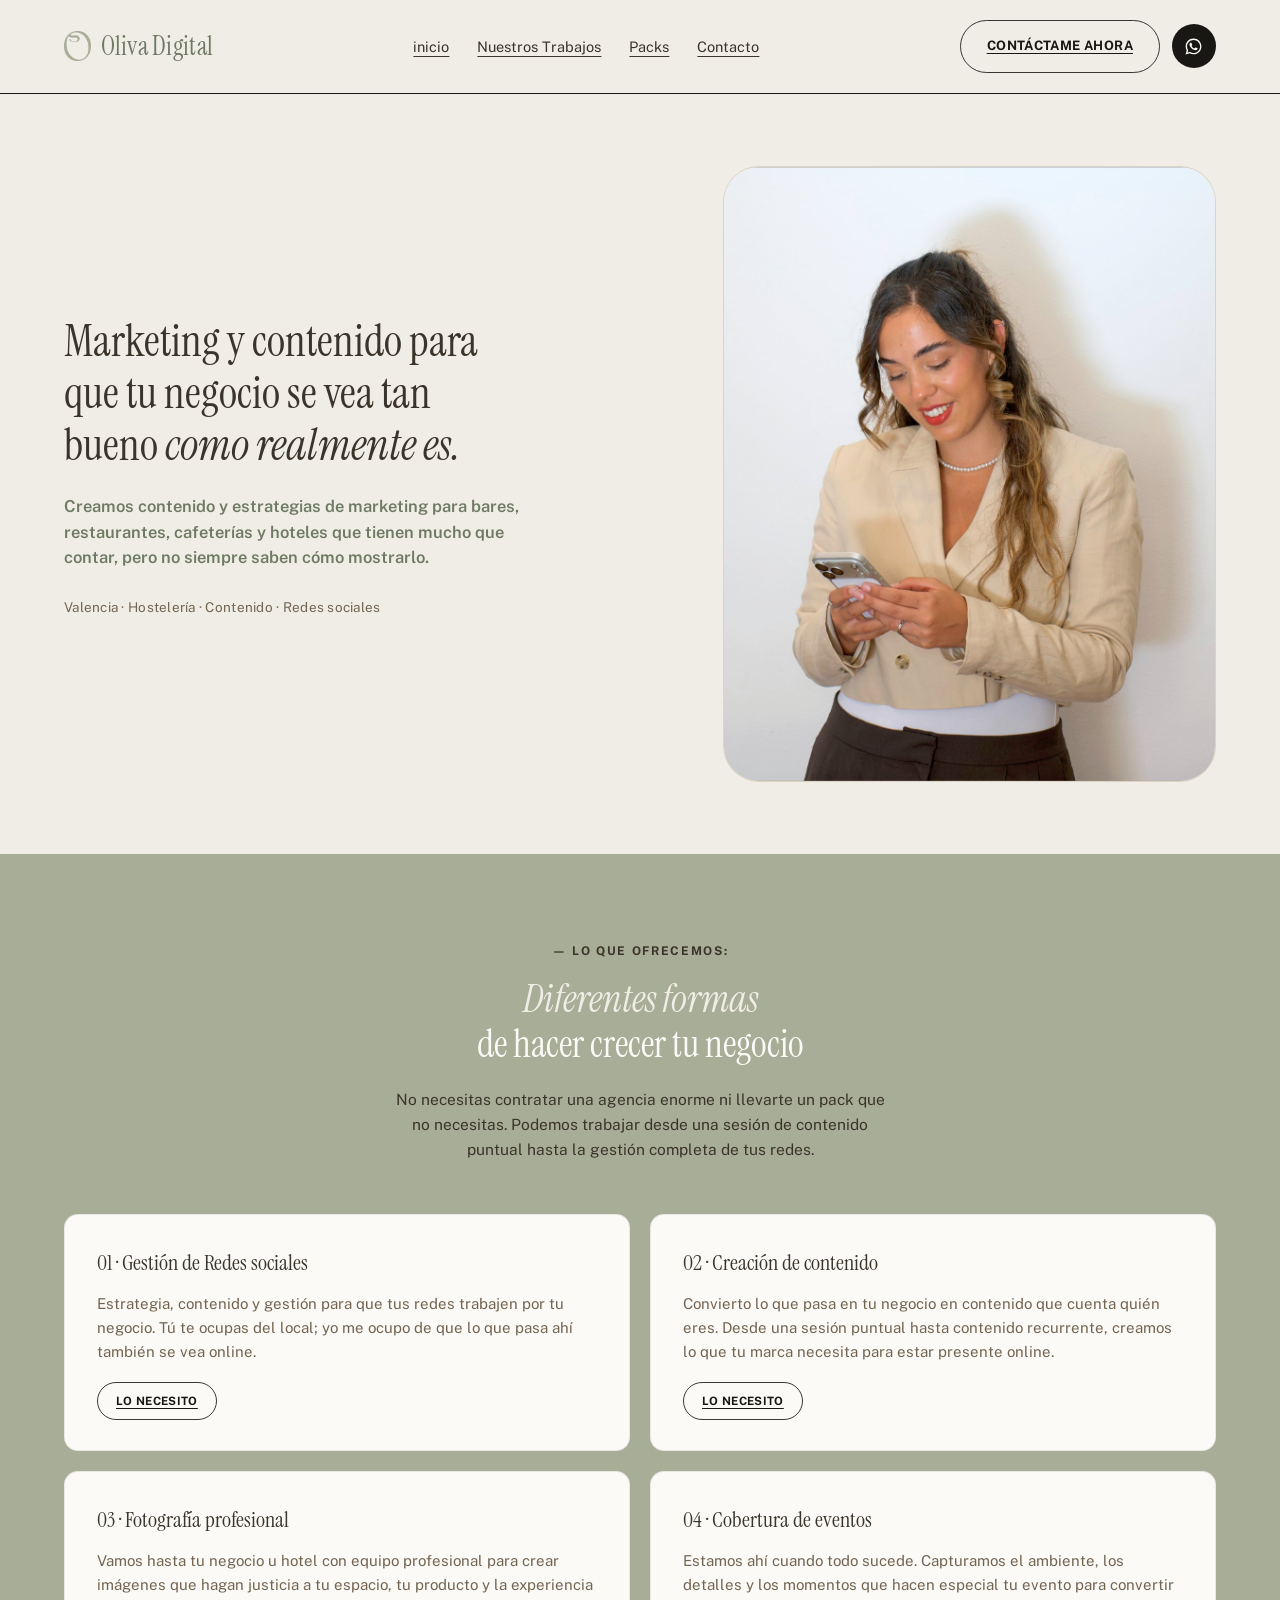
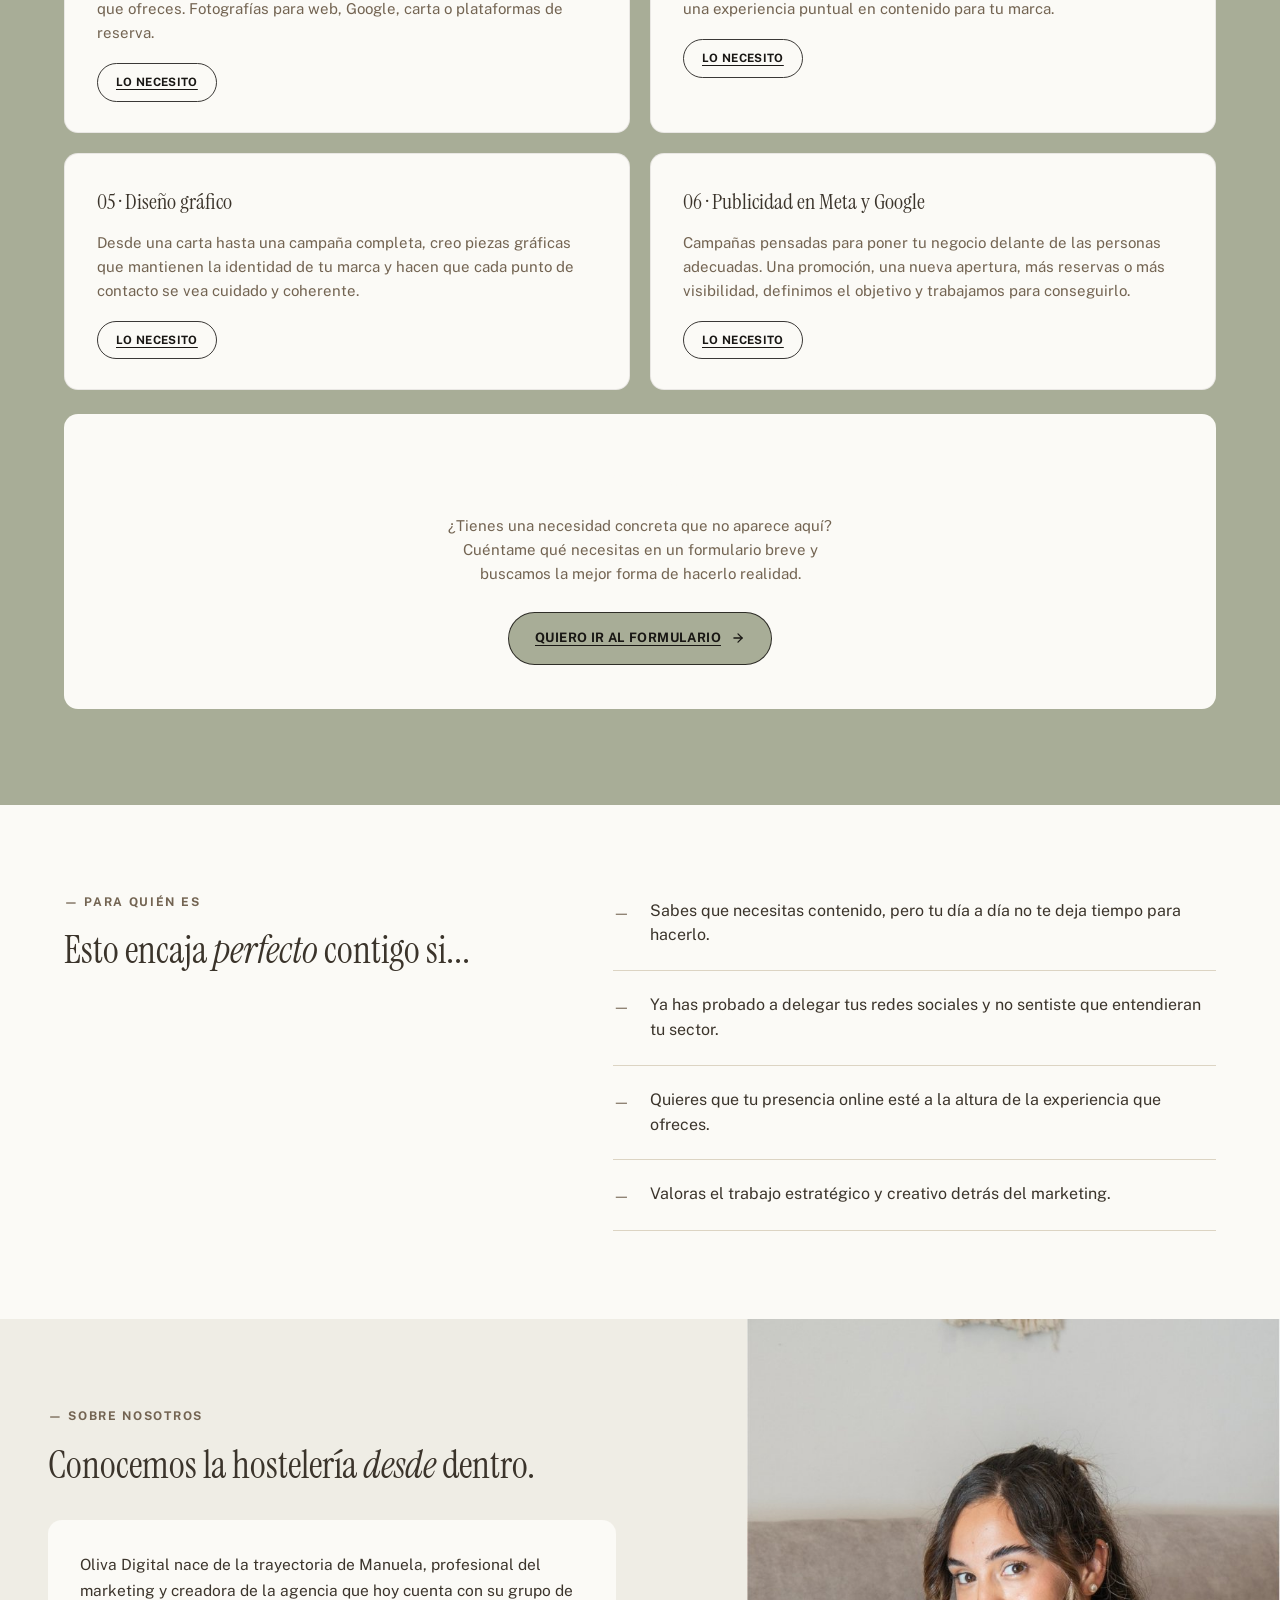
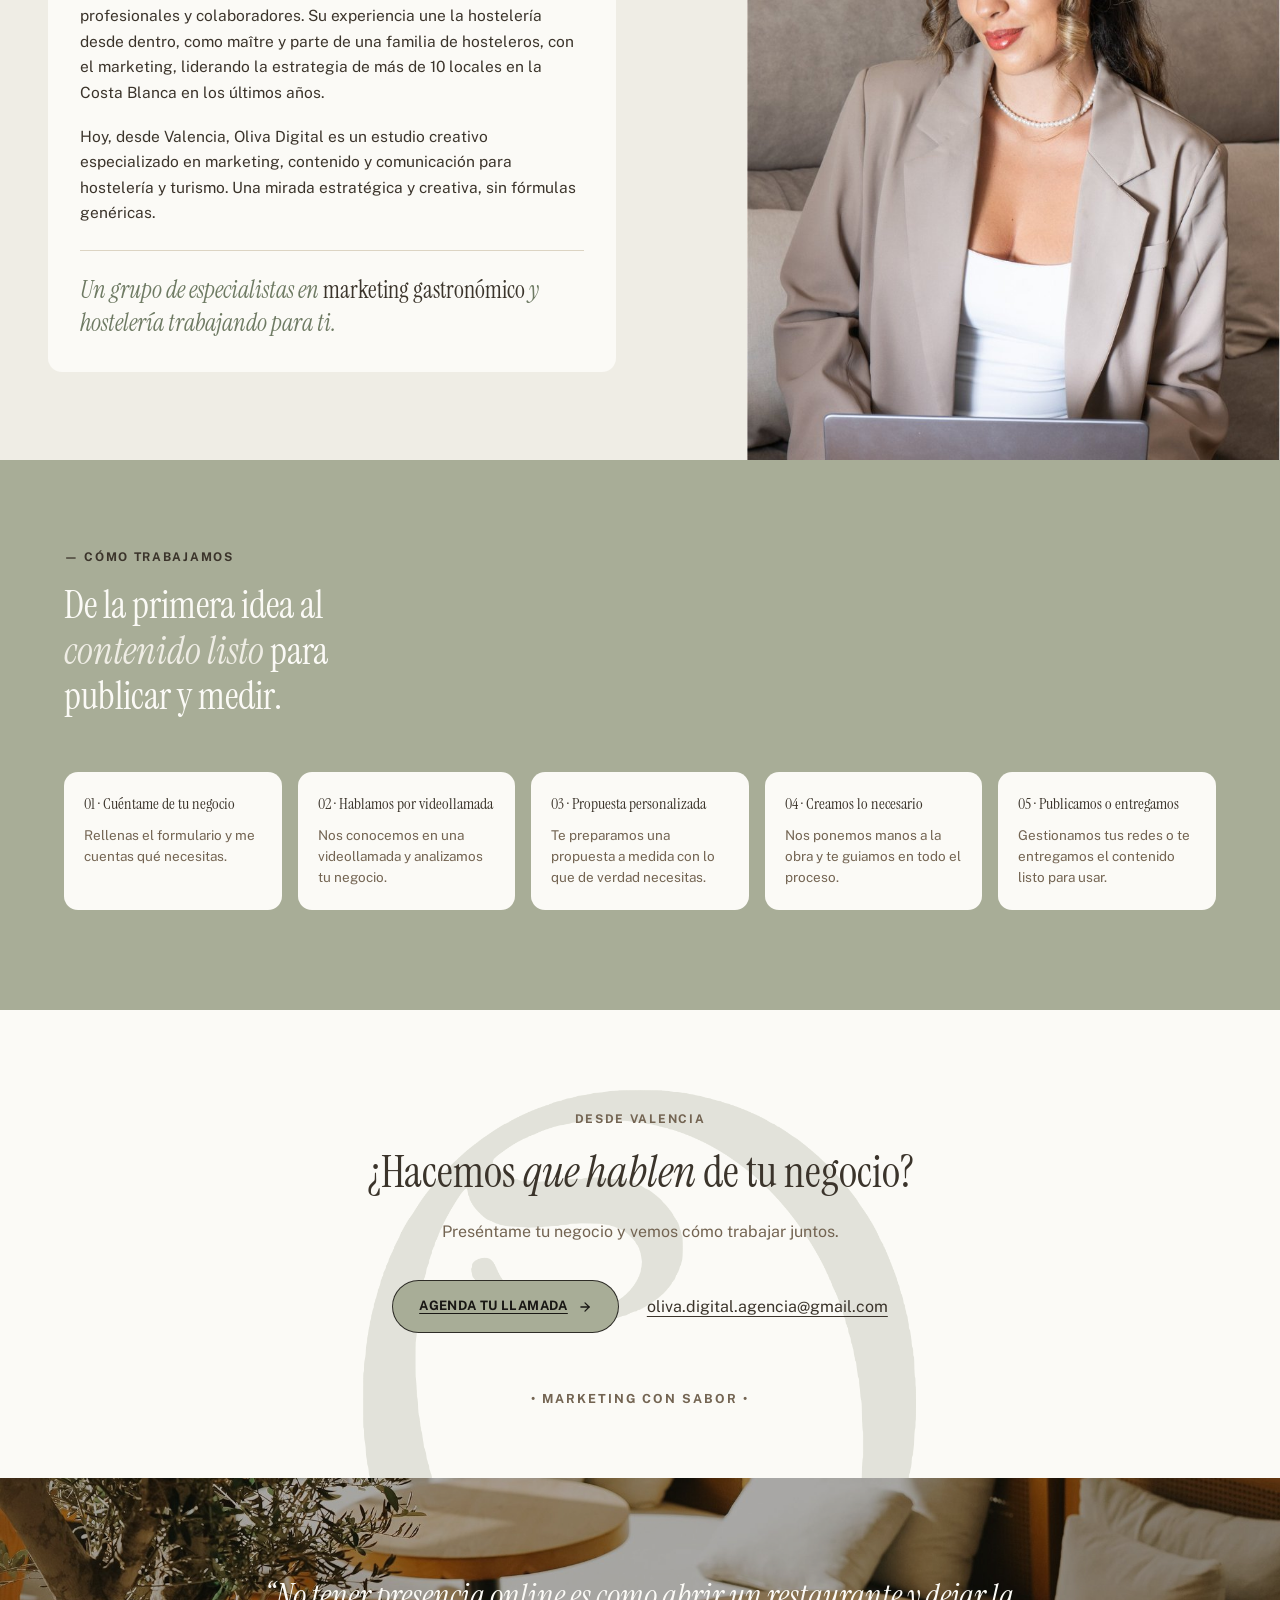
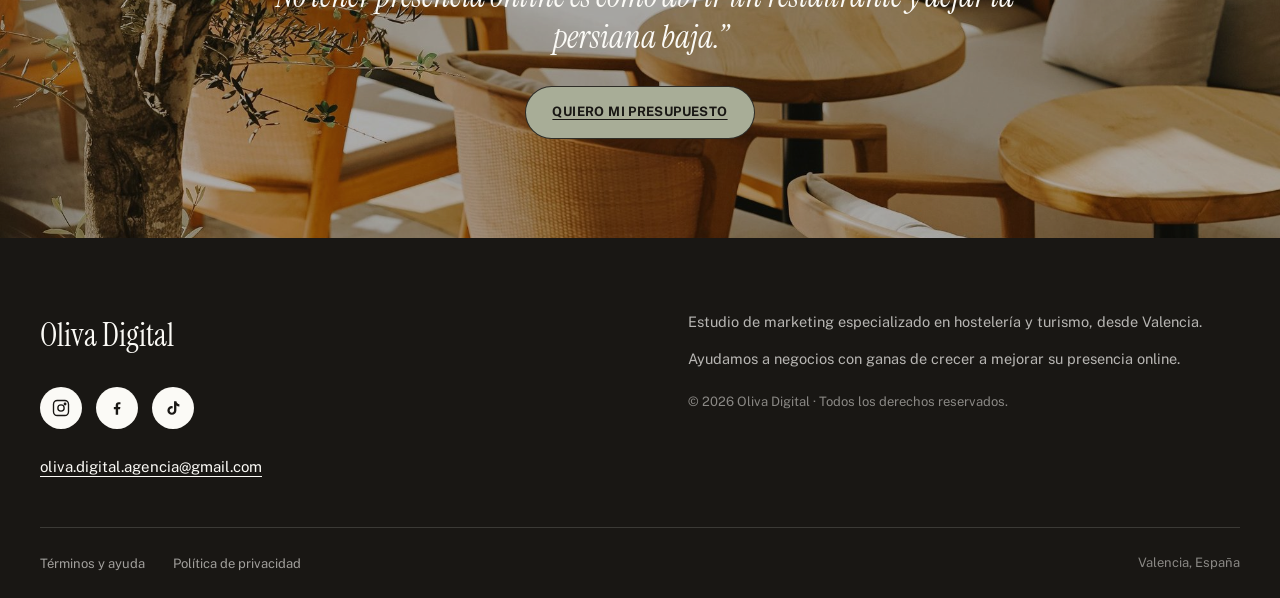
<file: index.html>
<!doctype html>
<html lang="es">
<head>
<meta charset="utf-8">
<meta name="viewport" content="width=device-width, initial-scale=1">
<title>Oliva Digital — Marketing y contenido para hostelería, desde Valencia</title>
<meta name="description" content="Oliva Digital: estudio de marketing y contenido especializado en hostelería y turismo, desde Valencia. Redes sociales, fotografía, eventos, diseño gráfico y publicidad.">
<link rel="preconnect" href="https://fonts.googleapis.com">
<link rel="preconnect" href="https://fonts.gstatic.com" crossorigin>
<link rel="stylesheet" href="https://fonts.googleapis.com/css2?family=Instrument+Serif:ital@0;1&family=Public+Sans:wght@400;500;600;700&display=swap">
<link rel="stylesheet" href="css/style.css">

<!-- Meta Pixel Code -->
<script>
!function(f,b,e,v,n,t,s)
{if(f.fbq)return;n=f.fbq=function(){n.callMethod?
n.callMethod.apply(n,arguments):n.queue.push(arguments)};
if(!f._fbq)f._fbq=n;n.push=n;n.loaded=!0;n.version='2.0';
n.queue=[];t=b.createElement(e);t.async=!0;
t.src=v;s=b.getElementsByTagName(e)[0];
s.parentNode.insertBefore(t,s)}(window, document,'script',
'https://connect.facebook.net/en_US/fbevents.js');
fbq('init', '1614834400338321');
fbq('track', 'PageView');
</script>
<noscript><img height="1" width="1" style="display:none"
src="https://www.facebook.com/tr?id=1614834400338321&ev=PageView&noscript=1"
/></noscript>
<!-- End Meta Pixel Code -->

<!-- Metricool Tracker -->
<script>function loadScript(a){var b=document.getElementsByTagName("head")[0],c=document.createElement("script");c.type="text/javascript",c.src="https://tracker.metricool.com/resources/be.js",c.onreadystatechange=a,c.onload=a,b.appendChild(c)}loadScript(function(){beTracker.t({hash:"1a808de4f7938fc6742e4b73cfb6e6d"})});</script>
<!-- End Metricool Tracker -->
</head>
<body>

<header id="site-header">
  <div class="wrap">
    <a class="logo" href="index.html"><img src="img/isotipo.png" alt="" aria-hidden="true">Oliva Digital</a>
    <nav class="main-nav" aria-label="Navegación principal">
      <a class="navlink" href="index.html" aria-current="page">inicio</a>
      <a class="navlink" href="portfolio.html">Nuestros Trabajos</a>
      <a class="navlink" href="packs.html">Packs</a>
      <a class="navlink" href="contacto.html">Contacto</a>
      <a class="btn navlink-cta" href="https://wa.me/34634730159?text=Hola%20Manuela%2C%20vengo%20de%20tu%20web%20y%20quiero%20contarte%20sobre%20mi%20negocio.">Contáctame ahora</a>
    </nav>
    <div class="header-cta">
      <a class="btn" href="https://wa.me/34634730159?text=Hola%20Manuela%2C%20vengo%20de%20tu%20web%20y%20quiero%20contarte%20sobre%20mi%20negocio.">
        <span class="btn-text">Contáctame ahora</span>
      </a>
      <a class="icon-btn" href="https://wa.me/34634730159?text=Hola%20Manuela%21" aria-label="WhatsApp" target="_blank" rel="noopener">
        <svg width="19" height="19" viewBox="0 0 24 24" fill="currentColor"><path d="M12.04 2c-5.5 0-9.96 4.46-9.96 9.96 0 1.76.46 3.45 1.33 4.95L2 22l5.2-1.36a9.9 9.9 0 0 0 4.84 1.24h.01c5.5 0 9.96-4.46 9.96-9.96S17.54 2 12.04 2zm0 18.2h-.01a8.2 8.2 0 0 1-4.18-1.14l-.3-.18-3.1.82.83-3.02-.2-.31a8.23 8.23 0 0 1-1.26-4.4c0-4.56 3.71-8.27 8.27-8.27 4.56 0 8.27 3.71 8.27 8.27 0 4.56-3.71 8.23-8.32 8.23zm4.53-6.19c-.25-.12-1.47-.72-1.7-.81-.23-.08-.39-.12-.56.12-.16.25-.64.81-.79.97-.15.16-.29.18-.54.06-.25-.12-1.05-.39-2-1.23-.74-.66-1.24-1.47-1.39-1.72-.14-.25-.02-.38.11-.51.11-.11.25-.29.37-.43.12-.14.16-.25.25-.41.08-.16.04-.31-.02-.43-.06-.12-.56-1.35-.77-1.85-.2-.48-.41-.42-.56-.42-.14 0-.31-.02-.47-.02-.16 0-.43.06-.66.31-.23.25-.86.85-.86 2.07 0 1.22.89 2.4 1.01 2.56.12.16 1.75 2.67 4.24 3.74.59.26 1.05.41 1.41.52.59.19 1.13.16 1.55.1.47-.07 1.47-.6 1.68-1.18.21-.58.21-1.08.15-1.18-.06-.1-.23-.16-.48-.28z"/></svg>
      </a>
      <button class="menu-toggle" id="menuToggle" aria-label="Abrir menú" aria-expanded="false"><span></span></button>
    </div>
  </div>
</header>

<main id="top">

<section class="hero">
    <div class="wrap">
      <div>
        <h1>Marketing y contenido para que tu negocio se vea tan bueno <em>como realmente es.</em></h1>
        <p class="hero-sub">Creamos contenido y estrategias de marketing para bares, restaurantes, cafeterías y hoteles que tienen mucho que contar, pero no siempre saben cómo mostrarlo.</p>
        <p class="hero-context">Valencia · Hostelería · Contenido · Redes sociales</p>
      </div>
      <div class="hero-photo">
        <img src="img/hero.jpg" alt="Manuela, fundadora de Oliva Digital" loading="eager">
      </div>
    </div>
  </section>

<section class="services" id="servicios">
    <div class="wrap">
      <div class="services-head reveal">
        <span class="eyebrow">— Lo que ofrecemos:</span>
        <h2><em>Diferentes formas</em><br>de hacer crecer tu negocio</h2>
      </div>
      <p class="services-intro reveal">No necesitas contratar una agencia enorme ni llevarte un pack que no necesitas. Podemos trabajar desde una sesión de contenido puntual hasta la gestión completa de tus redes.</p>

      <div class="services-grid">
        <div class="service-card reveal" style="transition-delay:0s">
          <h3>01 · Gestión de Redes sociales</h3>
          <p>Estrategia, contenido y gestión para que tus redes trabajen por tu negocio. Tú te ocupas del local; yo me ocupo de que lo que pasa ahí también se vea online.</p>
        <a class="btn-sm" href="https://wa.me/34634730159?text=Hola%20Manuela%2C%20me%20interesa%20el%20servicio%20de%20Gesti%C3%B3n%20de%20Redes%20sociales.">Lo necesito</a>
        </div>
        <div class="service-card reveal" style="transition-delay:.06s">
          <h3>02 · Creación de contenido</h3>
          <p>Convierto lo que pasa en tu negocio en contenido que cuenta quién eres. Desde una sesión puntual hasta contenido recurrente, creamos lo que tu marca necesita para estar presente online.</p>
        <a class="btn-sm" href="https://wa.me/34634730159?text=Hola%20Manuela%2C%20me%20interesa%20el%20servicio%20de%20Creaci%C3%B3n%20de%20contenido.">Lo necesito</a>
        </div>
        <div class="service-card reveal" style="transition-delay:.12s">
          <h3>03 · Fotografía profesional</h3>
          <p>Vamos hasta tu negocio u hotel con equipo profesional para crear imágenes que hagan justicia a tu espacio, tu producto y la experiencia que ofreces. Fotografías para web, Google, carta o plataformas de reserva.</p>
        <a class="btn-sm" href="https://wa.me/34634730159?text=Hola%20Manuela%2C%20me%20interesa%20el%20servicio%20de%20Fotograf%C3%ADa%20profesional.">Lo necesito</a>
        </div>
        <div class="service-card reveal" style="transition-delay:.18s">
          <h3>04 · Cobertura de eventos</h3>
          <p>Estamos ahí cuando todo sucede. Capturamos el ambiente, los detalles y los momentos que hacen especial tu evento para convertir una experiencia puntual en contenido para tu marca.</p>
        <a class="btn-sm" href="https://wa.me/34634730159?text=Hola%20Manuela%2C%20me%20interesa%20el%20servicio%20de%20Cobertura%20de%20eventos.">Lo necesito</a>
        </div>
        <div class="service-card reveal" style="transition-delay:.24s">
          <h3>05 · Diseño gráfico</h3>
          <p>Desde una carta hasta una campaña completa, creo piezas gráficas que mantienen la identidad de tu marca y hacen que cada punto de contacto se vea cuidado y coherente.</p>
        <a class="btn-sm" href="https://wa.me/34634730159?text=Hola%20Manuela%2C%20me%20interesa%20el%20servicio%20de%20Dise%C3%B1o%20gr%C3%A1fico.">Lo necesito</a>
        </div>
        <div class="service-card reveal" style="transition-delay:.3s">
          <h3>06 · Publicidad en Meta y Google</h3>
          <p>Campañas pensadas para poner tu negocio delante de las personas adecuadas. Una promoción, una nueva apertura, más reservas o más visibilidad, definimos el objetivo y trabajamos para conseguirlo.</p>
        <a class="btn-sm" href="https://wa.me/34634730159?text=Hola%20Manuela%2C%20me%20interesa%20el%20servicio%20de%20Publicidad%20en%20Meta%20y%20Google.">Lo necesito</a>
        </div>

        <div class="service-other reveal">
          <h3>Otros servicios</h3>
          <p>¿Tienes una necesidad concreta que no aparece aquí? Cuéntame qué necesitas en un formulario breve y buscamos la mejor forma de hacerlo realidad.</p>
          <a class="btn" href="https://docs.google.com/forms/d/e/1FAIpQLSfb2GUoXPHLkqCRDIjIPs1-SSFNS-IctBmVDPawbpUtmutQBw/viewform?usp=send_form" target="_blank" rel="noopener">
            Quiero ir al formulario
            <svg width="14" height="14" viewBox="0 0 24 24" fill="none" stroke="currentColor" stroke-width="2.2" stroke-linecap="round" stroke-linejoin="round"><line x1="5" y1="12" x2="19" y2="12"></line><polyline points="12 5 19 12 12 19"></polyline></svg>
          </a>
        </div>
      </div>
    </div>
  </section>

<section class="para-quien">
    <div class="wrap pq-grid">
      <div class="reveal">
        <span class="eyebrow" style="color:var(--ink-soft)">— Para quién es</span>
        <h2>Esto encaja <em>perfecto</em> contigo si...</h2>
      </div>
      <div class="pq-list">
        <div class="pq-item reveal" style="transition-delay:0s">
          <span class="pq-dash">—</span>
          <p>Sabes que necesitas contenido, pero tu día a día no te deja tiempo para hacerlo.</p>
        </div>
        <div class="pq-item reveal" style="transition-delay:.08s">
          <span class="pq-dash">—</span>
          <p>Ya has probado a delegar tus redes sociales y no sentiste que entendieran tu sector.</p>
        </div>
        <div class="pq-item reveal" style="transition-delay:.16s">
          <span class="pq-dash">—</span>
          <p>Quieres que tu presencia online esté a la altura de la experiencia que ofreces.</p>
        </div>
        <div class="pq-item reveal" style="transition-delay:.24s">
          <span class="pq-dash">—</span>
          <p>Valoras el trabajo estratégico y creativo detrás del marketing.</p>
        </div>
      </div>
    </div>
  </section>

<section class="sobre" id="sobre-nosotros">
    <div class="sobre-grid">
      <div class="sobre-photo reveal">
        <img src="img/sobre-nosotros.jpg" alt="Manuela trabajando en un espacio de hostelería" loading="lazy">
      </div>
      <div class="sobre-text reveal" style="transition-delay:.1s">
        <span class="eyebrow" style="color:var(--ink-soft)">— Sobre nosotros</span>
        <h2>Conocemos la hostelería <em>desde</em> dentro.</h2>
        <div class="sobre-card">
          <p>Oliva Digital nace de la trayectoria de Manuela, profesional del marketing y creadora de la agencia que hoy cuenta con su grupo de profesionales y colaboradores. Su experiencia une la hostelería desde dentro, como maître y parte de una familia de hosteleros, con el marketing, liderando la estrategia de más de 10 locales en la Costa Blanca en los últimos años.</p>
          <p>Hoy, desde Valencia, Oliva Digital es un estudio creativo especializado en marketing, contenido y comunicación para hostelería y turismo. Una mirada estratégica y creativa, sin fórmulas genéricas.</p>
          <p>Un grupo de especialistas en <em>marketing gastronómico</em> y hostelería trabajando para ti.</p>
        </div>
      </div>
    </div>
  </section>

<section class="como" id="como-trabajamos">
    <div class="wrap">
      <span class="eyebrow reveal">— Cómo trabajamos</span>
      <h2 class="reveal">De la primera idea al <em>contenido listo</em> para publicar y medir.</h2>
      <div class="como-grid">
        <div class="como-card reveal" style="transition-delay:0s">
          <h3>01 · Cuéntame de tu negocio</h3>
          <p>Rellenas el formulario y me cuentas qué necesitas.</p>
        </div>
        <div class="como-card reveal" style="transition-delay:.08s">
          <h3>02 · Hablamos por videollamada</h3>
          <p>Nos conocemos en una videollamada y analizamos tu negocio.</p>
        </div>
        <div class="como-card reveal" style="transition-delay:.16s">
          <h3>03 · Propuesta personalizada</h3>
          <p>Te preparamos una propuesta a medida con lo que de verdad necesitas.</p>
        </div>
        <div class="como-card reveal" style="transition-delay:.24s">
          <h3>04 · Creamos lo necesario</h3>
          <p>Nos ponemos manos a la obra y te guiamos en todo el proceso.</p>
        </div>
        <div class="como-card reveal" style="transition-delay:.32s">
          <h3>05 · Publicamos o entregamos</h3>
          <p>Gestionamos tus redes o te entregamos el contenido listo para usar.</p>
        </div>
      </div>
    </div>
  </section>

<section class="cierre" id="hablemos">
    <img class="cierre-ring" src="img/logo-watermark.png" alt="" aria-hidden="true">
    <div class="wrap cierre-inner reveal">
      <span class="eyebrow">Desde Valencia</span>
      <h2>¿Hacemos <em>que hablen</em> de tu negocio?</h2>
      <p class="sub">Preséntame tu negocio y vemos cómo trabajar juntos.</p>
      <div class="cierre-actions">
        <a class="btn" href="https://wa.me/34634730159?text=Hola%20Manuela%2C%20quiero%20agendar%20una%20llamada%20para%20hablar%20de%20mi%20negocio.">
          Agenda tu llamada
          <svg width="14" height="14" viewBox="0 0 24 24" fill="none" stroke="currentColor" stroke-width="2.2" stroke-linecap="round" stroke-linejoin="round"><line x1="5" y1="12" x2="19" y2="12"></line><polyline points="12 5 19 12 12 19"></polyline></svg>
        </a>
        <a class="email" href="mailto:oliva.digital.agencia@gmail.com">oliva.digital.agencia@gmail.com</a>
      </div>
      <p class="tagline">• Marketing con sabor •</p>
    </div>

    <div class="banner reveal">
      <div class="banner-inner">
        <blockquote>&ldquo;No tener presencia online es como abrir un restaurante y dejar la persiana baja.&rdquo;</blockquote>
        <a class="btn" href="https://wa.me/34634730159?text=Hola%20Manuela%2C%20quiero%20pedirte%20un%20presupuesto.">Quiero mi presupuesto</a>
      </div>
    </div>
  </section>

</main>

<footer>
  <div class="wrap footer-top">
    <div>
      <div class="footer-logo">Oliva Digital</div>
      <div class="footer-social">
        <a href="https://www.instagram.com/oliva.digital_/" aria-label="Instagram" target="_blank" rel="noopener">
          <svg width="18" height="18" viewBox="0 0 24 24" fill="none" stroke="currentColor" stroke-width="1.8" stroke-linecap="round" stroke-linejoin="round"><rect x="2" y="2" width="20" height="20" rx="5"></rect><circle cx="12" cy="12" r="4.2"></circle><circle cx="17.4" cy="6.6" r="1"></circle></svg>
        </a>
        <a href="https://www.facebook.com/profile.php?id=61593522213845" aria-label="Facebook" target="_blank" rel="noopener">
          <svg width="18" height="18" viewBox="0 0 24 24" fill="currentColor"><path d="M13.5 21v-7.5h2.5l.5-3h-3V8.5c0-.87.24-1.46 1.5-1.46H16.6V4.35C16.3 4.3 15.34 4.2 14.2 4.2c-2.3 0-3.9 1.4-3.9 4v2.3H7.8v3h2.5V21h3.2z"/></svg>
        </a>
        <a href="https://www.tiktok.com/@oliva.digital_" aria-label="TikTok" target="_blank" rel="noopener">
          <svg width="18" height="18" viewBox="0 0 24 24" fill="currentColor"><path d="M16.5 3c.4 2.2 1.9 3.7 4 4v2.9c-1.5.1-2.9-.4-4-1.3v6.6c0 3.3-2.7 5.8-6 5.8s-6-2.5-6-5.8 2.7-5.8 6-5.8c.3 0 .6 0 1 .1v3c-.3-.1-.6-.2-1-.2-1.6 0-2.9 1.3-2.9 2.9S8.9 18.2 10.5 18.2s2.9-1.3 2.9-2.9V3h3.1z"/></svg>
        </a>
      </div>
      <a class="footer-email" href="mailto:oliva.digital.agencia@gmail.com">oliva.digital.agencia@gmail.com</a>
    </div>
    <div class="footer-copy">
      <p>Estudio de marketing especializado en hostelería y turismo, desde Valencia.</p>
      <p>Ayudamos a negocios con ganas de crecer a mejorar su presencia online.</p>
      <p class="small">© 2026 Oliva Digital · Todos los derechos reservados.</p>
    </div>
  </div>
  <div class="wrap footer-bottom">
    <div>
      <a href="#">Términos y ayuda</a>
      <a href="#">Política de privacidad</a>
    </div>
    <span>Valencia, España</span>
  </div>
</footer>

<script src="js/main.js"></script>
</body>
</html>
</file>
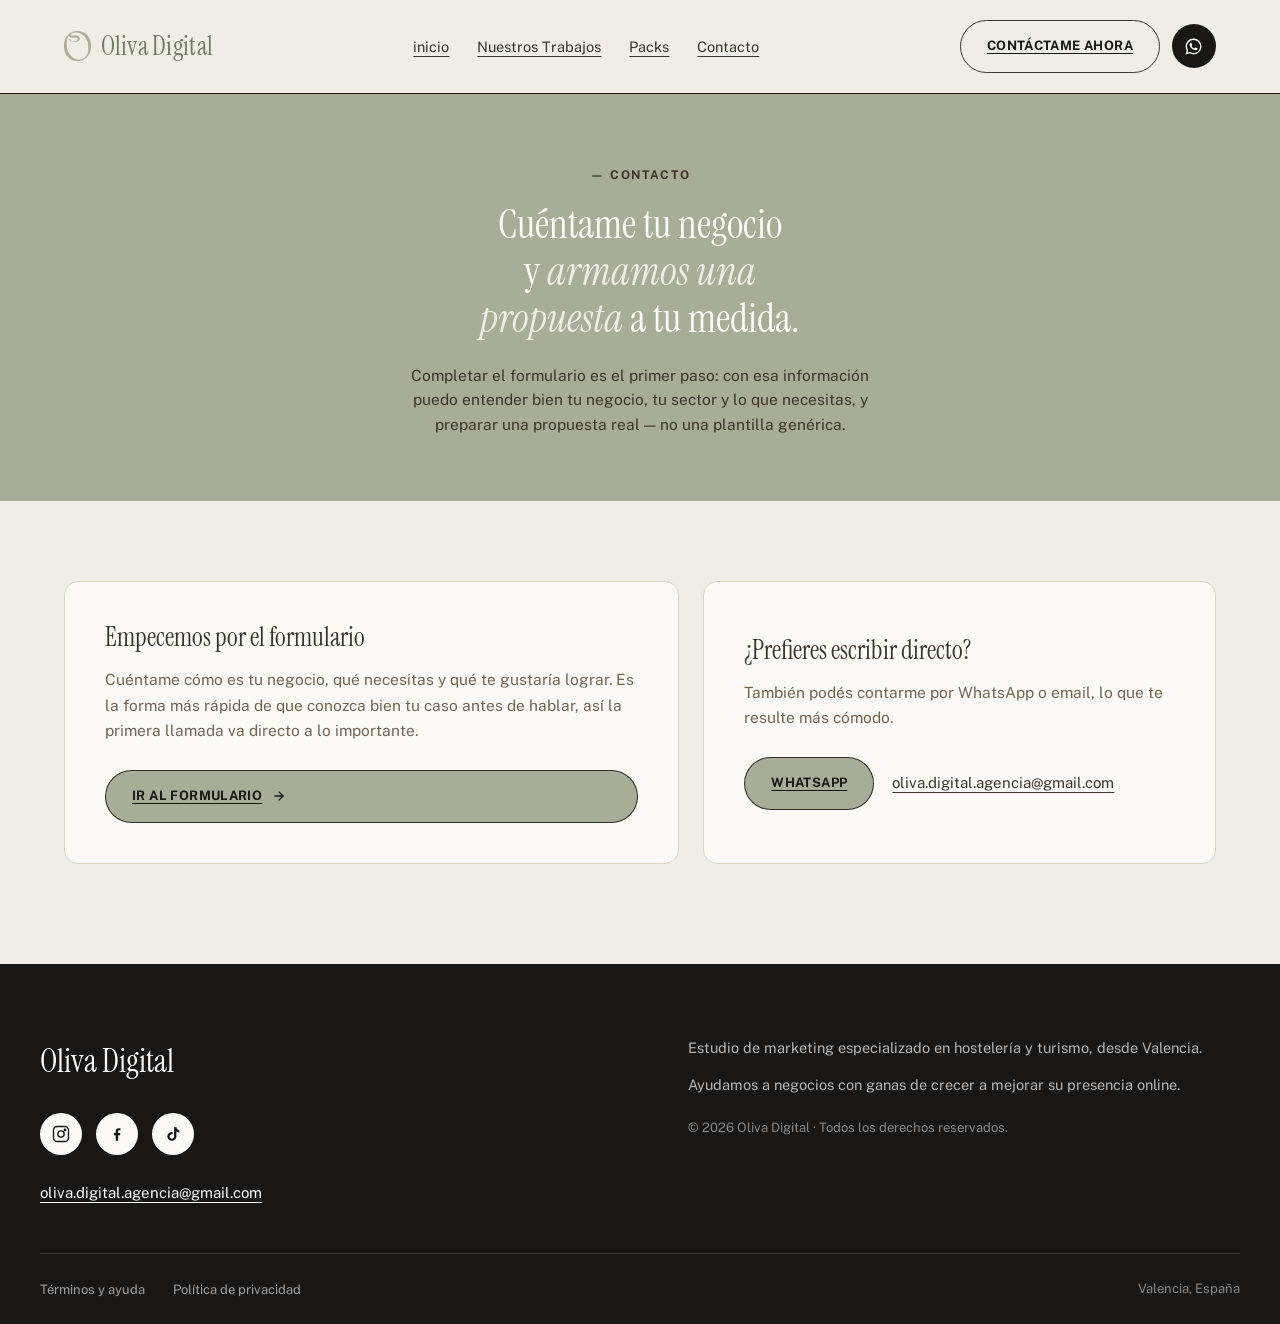
<file: contacto.html>
<!doctype html>
<html lang="es">
<head>
<meta charset="utf-8">
<meta name="viewport" content="width=device-width, initial-scale=1">
<title>Contacto — Oliva Digital</title>
<meta name="description" content="Contacta a Oliva Digital: completa el formulario para contarnos sobre tu negocio, o escríbenos directo por WhatsApp o email.">
<link rel="preconnect" href="https://fonts.googleapis.com">
<link rel="preconnect" href="https://fonts.gstatic.com" crossorigin>
<link rel="stylesheet" href="https://fonts.googleapis.com/css2?family=Instrument+Serif:ital@0;1&family=Public+Sans:wght@400;500;600;700&display=swap">
<link rel="stylesheet" href="css/style.css">

<!-- Meta Pixel Code -->
<script>
!function(f,b,e,v,n,t,s)
{if(f.fbq)return;n=f.fbq=function(){n.callMethod?
n.callMethod.apply(n,arguments):n.queue.push(arguments)};
if(!f._fbq)f._fbq=n;n.push=n;n.loaded=!0;n.version='2.0';
n.queue=[];t=b.createElement(e);t.async=!0;
t.src=v;s=b.getElementsByTagName(e)[0];
s.parentNode.insertBefore(t,s)}(window, document,'script',
'https://connect.facebook.net/en_US/fbevents.js');
fbq('init', '1614834400338321');
fbq('track', 'PageView');
</script>
<noscript><img height="1" width="1" style="display:none"
src="https://www.facebook.com/tr?id=1614834400338321&ev=PageView&noscript=1"
/></noscript>
<!-- End Meta Pixel Code -->

<!-- Metricool Tracker -->
<script>function loadScript(a){var b=document.getElementsByTagName("head")[0],c=document.createElement("script");c.type="text/javascript",c.src="https://tracker.metricool.com/resources/be.js",c.onreadystatechange=a,c.onload=a,b.appendChild(c)}loadScript(function(){beTracker.t({hash:"1a808de4f7938fc6742e4b73cfb6e6d"})});</script>
<!-- End Metricool Tracker -->
</head>
<body>

<header id="site-header">
  <div class="wrap">
    <a class="logo" href="index.html"><img src="img/isotipo.png" alt="" aria-hidden="true">Oliva Digital</a>
    <nav class="main-nav" aria-label="Navegación principal">
      <a class="navlink" href="index.html">inicio</a>
      <a class="navlink" href="portfolio.html">Nuestros Trabajos</a>
      <a class="navlink" href="packs.html">Packs</a>
      <a class="navlink" href="contacto.html" aria-current="page">Contacto</a>
      <a class="btn navlink-cta" href="https://wa.me/34634730159?text=Hola%20Manuela%2C%20vengo%20de%20tu%20web%20y%20quiero%20contarte%20sobre%20mi%20negocio.">Contáctame ahora</a>
    </nav>
    <div class="header-cta">
      <a class="btn" href="https://wa.me/34634730159?text=Hola%20Manuela%2C%20vengo%20de%20tu%20web%20y%20quiero%20contarte%20sobre%20mi%20negocio.">
        <span class="btn-text">Contáctame ahora</span>
      </a>
      <a class="icon-btn" href="https://wa.me/34634730159?text=Hola%20Manuela%21" aria-label="WhatsApp" target="_blank" rel="noopener">
        <svg width="19" height="19" viewBox="0 0 24 24" fill="currentColor"><path d="M12.04 2c-5.5 0-9.96 4.46-9.96 9.96 0 1.76.46 3.45 1.33 4.95L2 22l5.2-1.36a9.9 9.9 0 0 0 4.84 1.24h.01c5.5 0 9.96-4.46 9.96-9.96S17.54 2 12.04 2zm0 18.2h-.01a8.2 8.2 0 0 1-4.18-1.14l-.3-.18-3.1.82.83-3.02-.2-.31a8.23 8.23 0 0 1-1.26-4.4c0-4.56 3.71-8.27 8.27-8.27 4.56 0 8.27 3.71 8.27 8.27 0 4.56-3.71 8.23-8.32 8.23zm4.53-6.19c-.25-.12-1.47-.72-1.7-.81-.23-.08-.39-.12-.56.12-.16.25-.64.81-.79.97-.15.16-.29.18-.54.06-.25-.12-1.05-.39-2-1.23-.74-.66-1.24-1.47-1.39-1.72-.14-.25-.02-.38.11-.51.11-.11.25-.29.37-.43.12-.14.16-.25.25-.41.08-.16.04-.31-.02-.43-.06-.12-.56-1.35-.77-1.85-.2-.48-.41-.42-.56-.42-.14 0-.31-.02-.47-.02-.16 0-.43.06-.66.31-.23.25-.86.85-.86 2.07 0 1.22.89 2.4 1.01 2.56.12.16 1.75 2.67 4.24 3.74.59.26 1.05.41 1.41.52.59.19 1.13.16 1.55.1.47-.07 1.47-.6 1.68-1.18.21-.58.21-1.08.15-1.18-.06-.1-.23-.16-.48-.28z"/></svg>
      </a>
      <button class="menu-toggle" id="menuToggle" aria-label="Abrir menú" aria-expanded="false"><span></span></button>
    </div>
  </div>
</header>

<main id="top">

  <section class="page-hero">
    <div class="wrap reveal">
      <span class="eyebrow">— Contacto</span>
      <h1>Cuéntame tu negocio y <em>armamos una propuesta</em> a tu medida.</h1>
      <p class="page-hero-sub">Completar el formulario es el primer paso: con esa información puedo entender bien tu negocio, tu sector y lo que necesitas, y preparar una propuesta real — no una plantilla genérica.</p>
    </div>
  </section>

  <section class="contacto-section" id="contacto">
    <div class="wrap">
      <div class="contacto-grid">
        <div class="contacto-card reveal">
          <h2>Empecemos por el formulario</h2>
          <p>Cuéntame cómo es tu negocio, qué necesitas y qué te gustaría lograr. Es la forma más rápida de que conozca bien tu caso antes de hablar, así la primera llamada va directo a lo importante.</p>
          <a class="btn" href="https://docs.google.com/forms/d/e/1FAIpQLSfb2GUoXPHLkqCRDIjIPs1-SSFNS-IctBmVDPawbpUtmutQBw/viewform?usp=send_form" target="_blank" rel="noopener">
            Ir al formulario
            <svg width="14" height="14" viewBox="0 0 24 24" fill="none" stroke="currentColor" stroke-width="2.2" stroke-linecap="round" stroke-linejoin="round"><line x1="5" y1="12" x2="19" y2="12"></line><polyline points="12 5 19 12 12 19"></polyline></svg>
          </a>
        </div>
        <div class="contacto-alt reveal" style="transition-delay:.1s">
          <h2>¿Prefieres escribir directo?</h2>
          <p>También podés contarme por WhatsApp o email, lo que te resulte más cómodo.</p>
          <div class="contacto-actions">
            <a class="btn" href="https://wa.me/34634730159?text=Hola%20Manuela%2C%20vengo%20de%20tu%20web%20y%20quiero%20contarte%20sobre%20mi%20negocio.">
              WhatsApp
            </a>
            <a class="email" href="mailto:oliva.digital.agencia@gmail.com">oliva.digital.agencia@gmail.com</a>
          </div>
        </div>
      </div>
    </div>
  </section>

</main>

<footer>
  <div class="wrap footer-top">
    <div>
      <div class="footer-logo">Oliva Digital</div>
      <div class="footer-social">
        <a href="https://www.instagram.com/oliva.digital_/" aria-label="Instagram" target="_blank" rel="noopener">
          <svg width="18" height="18" viewBox="0 0 24 24" fill="none" stroke="currentColor" stroke-width="1.8" stroke-linecap="round" stroke-linejoin="round"><rect x="2" y="2" width="20" height="20" rx="5"></rect><circle cx="12" cy="12" r="4.2"></circle><circle cx="17.4" cy="6.6" r="1"></circle></svg>
        </a>
        <a href="https://www.facebook.com/profile.php?id=61593522213845" aria-label="Facebook" target="_blank" rel="noopener">
          <svg width="18" height="18" viewBox="0 0 24 24" fill="currentColor"><path d="M13.5 21v-7.5h2.5l.5-3h-3V8.5c0-.87.24-1.46 1.5-1.46H16.6V4.35C16.3 4.3 15.34 4.2 14.2 4.2c-2.3 0-3.9 1.4-3.9 4v2.3H7.8v3h2.5V21h3.2z"/></svg>
        </a>
        <a href="https://www.tiktok.com/@oliva.digital_" aria-label="TikTok" target="_blank" rel="noopener">
          <svg width="18" height="18" viewBox="0 0 24 24" fill="currentColor"><path d="M16.5 3c.4 2.2 1.9 3.7 4 4v2.9c-1.5.1-2.9-.4-4-1.3v6.6c0 3.3-2.7 5.8-6 5.8s-6-2.5-6-5.8 2.7-5.8 6-5.8c.3 0 .6 0 1 .1v3c-.3-.1-.6-.2-1-.2-1.6 0-2.9 1.3-2.9 2.9S8.9 18.2 10.5 18.2s2.9-1.3 2.9-2.9V3h3.1z"/></svg>
        </a>
      </div>
      <a class="footer-email" href="mailto:oliva.digital.agencia@gmail.com">oliva.digital.agencia@gmail.com</a>
    </div>
    <div class="footer-copy">
      <p>Estudio de marketing especializado en hostelería y turismo, desde Valencia.</p>
      <p>Ayudamos a negocios con ganas de crecer a mejorar su presencia online.</p>
      <p class="small">© 2026 Oliva Digital · Todos los derechos reservados.</p>
    </div>
  </div>
  <div class="wrap footer-bottom">
    <div>
      <a href="#">Términos y ayuda</a>
      <a href="#">Política de privacidad</a>
    </div>
    <span>Valencia, España</span>
  </div>
</footer>

<script src="js/main.js"></script>
</body>
</html>
</file>
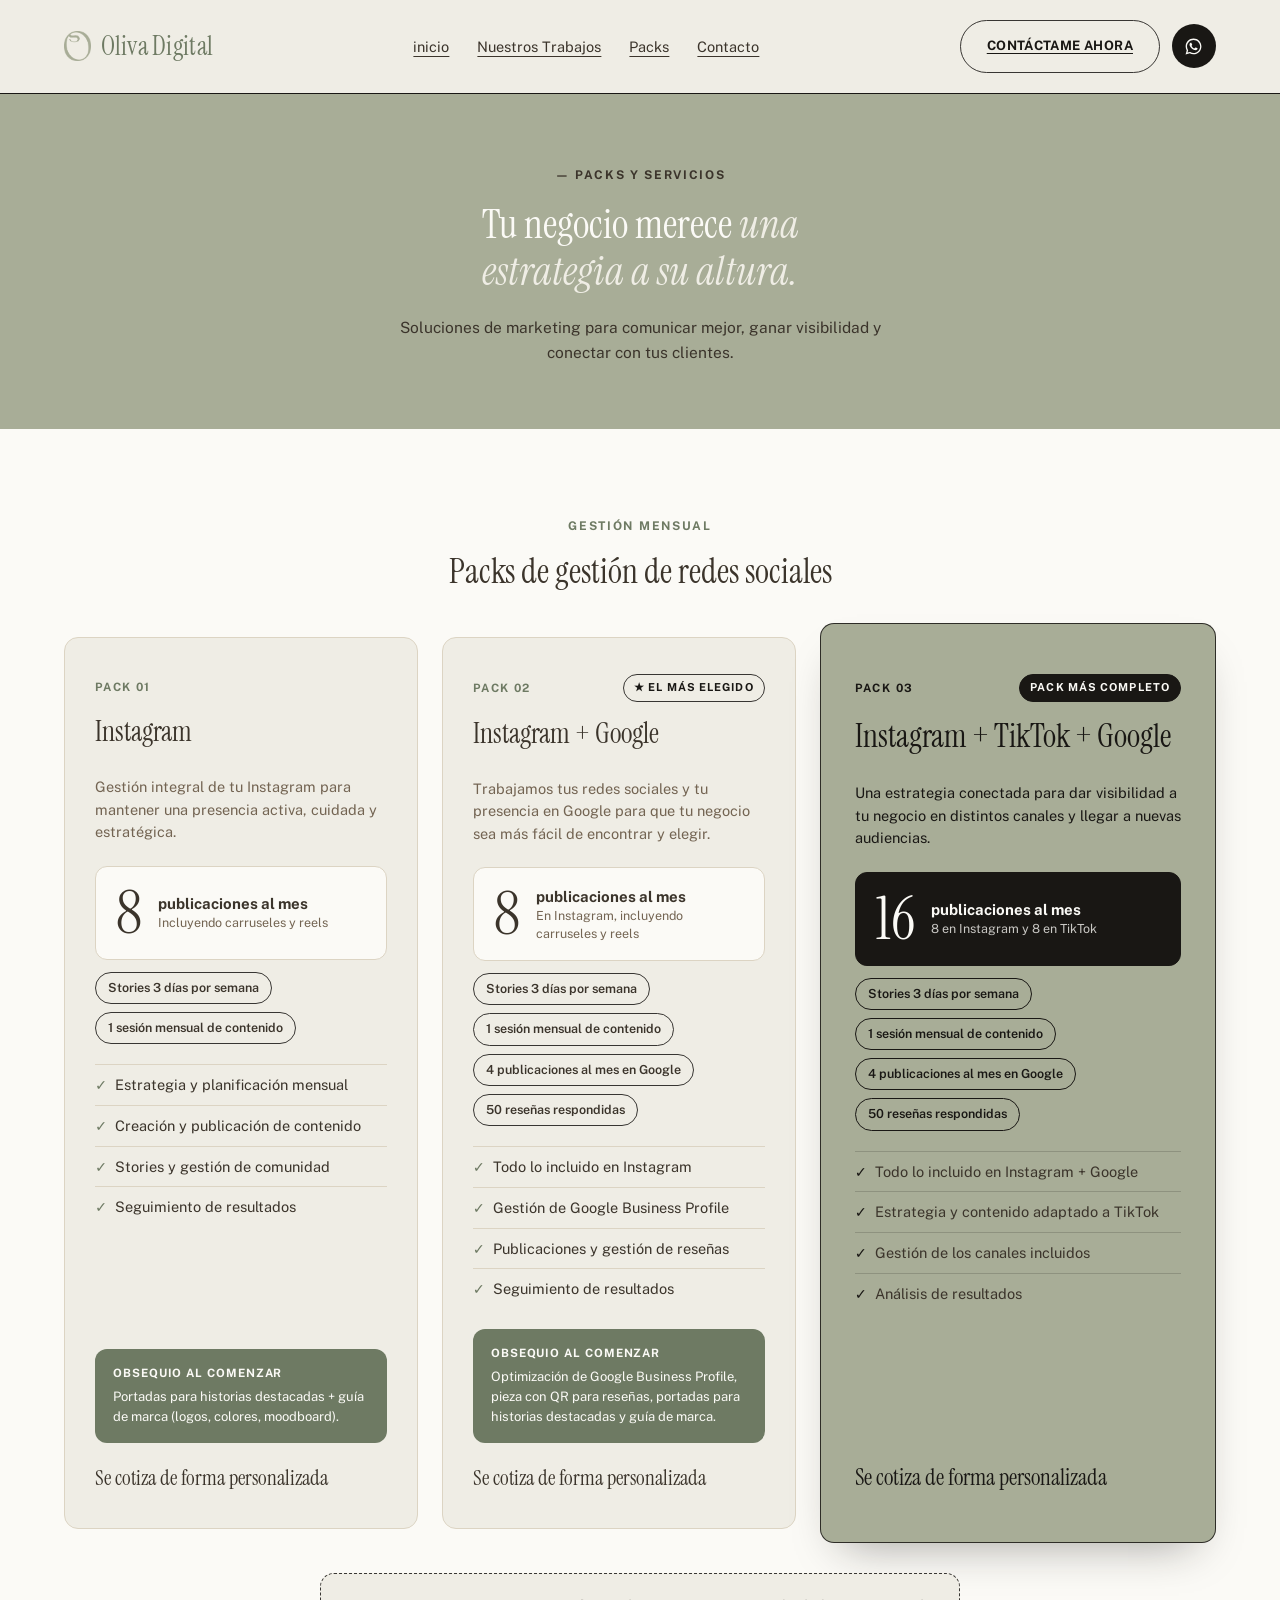
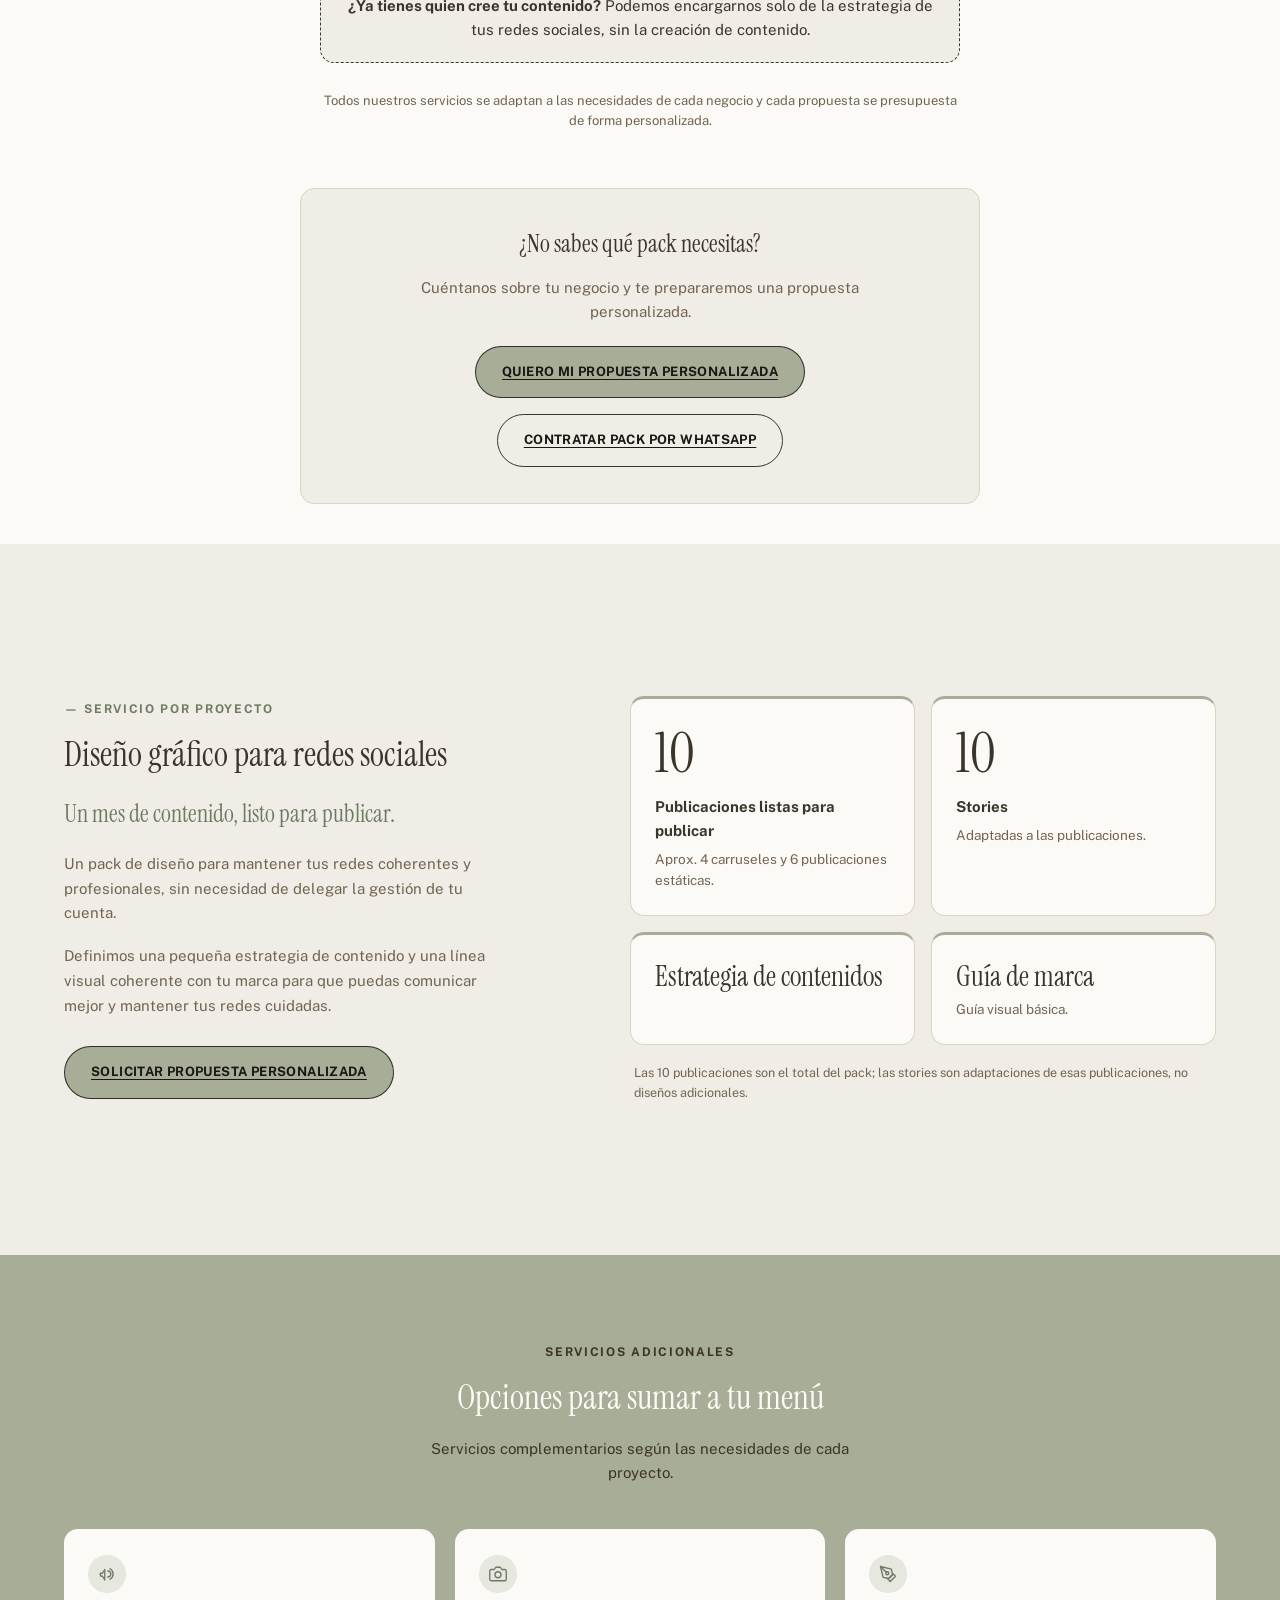
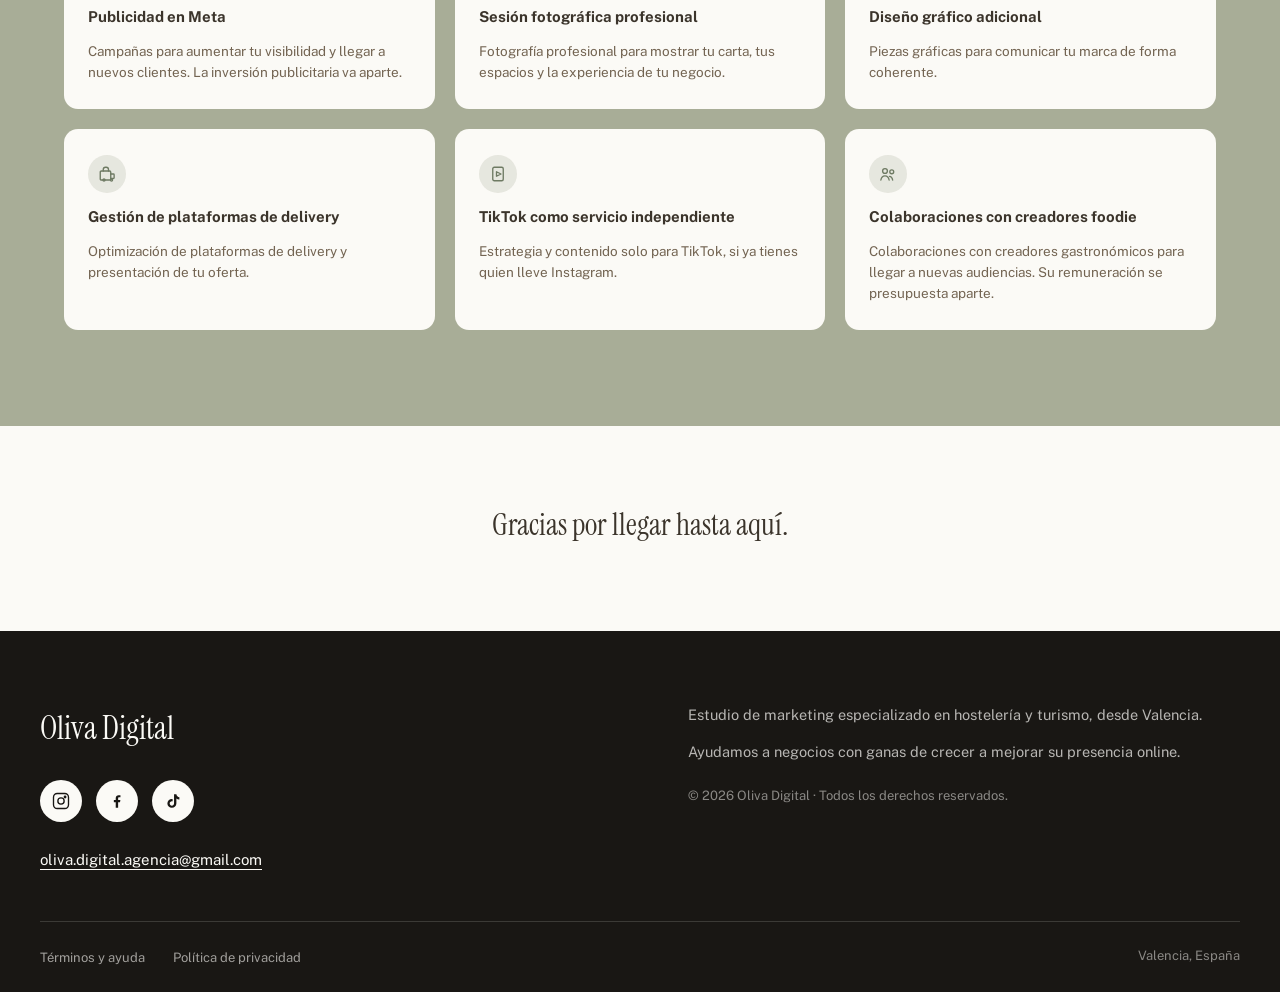
<file: packs.html>
<!doctype html>
<html lang="es">
<head>
<meta charset="utf-8">
<meta name="viewport" content="width=device-width, initial-scale=1">
<title>Packs y servicios de marketing — Oliva Digital</title>
<meta name="description" content="Packs de gestión de redes sociales, diseño gráfico y servicios complementarios de Oliva Digital para negocios de hostelería y turismo en Valencia.">
<link rel="preconnect" href="https://fonts.googleapis.com">
<link rel="preconnect" href="https://fonts.gstatic.com" crossorigin>
<link rel="stylesheet" href="https://fonts.googleapis.com/css2?family=Instrument+Serif:ital@0;1&family=Public+Sans:wght@400;500;600;700&display=swap">
<link rel="stylesheet" href="css/style.css">

<!-- Meta Pixel Code -->
<script>
!function(f,b,e,v,n,t,s)
{if(f.fbq)return;n=f.fbq=function(){n.callMethod?
n.callMethod.apply(n,arguments):n.queue.push(arguments)};
if(!f._fbq)f._fbq=n;n.push=n;n.loaded=!0;n.version='2.0';
n.queue=[];t=b.createElement(e);t.async=!0;
t.src=v;s=b.getElementsByTagName(e)[0];
s.parentNode.insertBefore(t,s)}(window, document,'script',
'https://connect.facebook.net/en_US/fbevents.js');
fbq('init', '1614834400338321');
fbq('track', 'PageView');
</script>
<noscript><img height="1" width="1" style="display:none"
src="https://www.facebook.com/tr?id=1614834400338321&ev=PageView&noscript=1"
/></noscript>
<!-- End Meta Pixel Code -->

<!-- Metricool Tracker -->
<script>function loadScript(a){var b=document.getElementsByTagName("head")[0],c=document.createElement("script");c.type="text/javascript",c.src="https://tracker.metricool.com/resources/be.js",c.onreadystatechange=a,c.onload=a,b.appendChild(c)}loadScript(function(){beTracker.t({hash:"1a808de4f7938fc6742e4b73cfb6e6d"})});</script>
<!-- End Metricool Tracker -->
</head>
<body>

<header id="site-header">
  <div class="wrap">
    <a class="logo" href="index.html"><img src="img/isotipo.png" alt="" aria-hidden="true">Oliva Digital</a>
    <nav class="main-nav" aria-label="Navegación principal">
      <a class="navlink" href="index.html">inicio</a>
      <a class="navlink" href="portfolio.html">Nuestros Trabajos</a>
      <a class="navlink" href="packs.html" aria-current="page">Packs</a>
      <a class="navlink" href="contacto.html">Contacto</a>
      <a class="btn navlink-cta" href="https://wa.me/34634730159?text=Hola%20Manuela%2C%20vengo%20de%20tu%20web%20y%20quiero%20contarte%20sobre%20mi%20negocio.">Contáctame ahora</a>
    </nav>
    <div class="header-cta">
      <a class="btn" href="https://wa.me/34634730159?text=Hola%20Manuela%2C%20vengo%20de%20tu%20web%20y%20quiero%20contarte%20sobre%20mi%20negocio.">
        <span class="btn-text">Contáctame ahora</span>
      </a>
      <a class="icon-btn" href="https://wa.me/34634730159?text=Hola%20Manuela%21" aria-label="WhatsApp" target="_blank" rel="noopener">
        <svg width="19" height="19" viewBox="0 0 24 24" fill="currentColor"><path d="M12.04 2c-5.5 0-9.96 4.46-9.96 9.96 0 1.76.46 3.45 1.33 4.95L2 22l5.2-1.36a9.9 9.9 0 0 0 4.84 1.24h.01c5.5 0 9.96-4.46 9.96-9.96S17.54 2 12.04 2zm0 18.2h-.01a8.2 8.2 0 0 1-4.18-1.14l-.3-.18-3.1.82.83-3.02-.2-.31a8.23 8.23 0 0 1-1.26-4.4c0-4.56 3.71-8.27 8.27-8.27 4.56 0 8.27 3.71 8.27 8.27 0 4.56-3.71 8.23-8.32 8.23zm4.53-6.19c-.25-.12-1.47-.72-1.7-.81-.23-.08-.39-.12-.56.12-.16.25-.64.81-.79.97-.15.16-.29.18-.54.06-.25-.12-1.05-.39-2-1.23-.74-.66-1.24-1.47-1.39-1.72-.14-.25-.02-.38.11-.51.11-.11.25-.29.37-.43.12-.14.16-.25.25-.41.08-.16.04-.31-.02-.43-.06-.12-.56-1.35-.77-1.85-.2-.48-.41-.42-.56-.42-.14 0-.31-.02-.47-.02-.16 0-.43.06-.66.31-.23.25-.86.85-.86 2.07 0 1.22.89 2.4 1.01 2.56.12.16 1.75 2.67 4.24 3.74.59.26 1.05.41 1.41.52.59.19 1.13.16 1.55.1.47-.07 1.47-.6 1.68-1.18.21-.58.21-1.08.15-1.18-.06-.1-.23-.16-.48-.28z"/></svg>
      </a>
      <button class="menu-toggle" id="menuToggle" aria-label="Abrir menú" aria-expanded="false"><span></span></button>
    </div>
  </div>
</header>

<main id="top">
<section class="page-hero">
    <div class="wrap reveal">
      <span class="eyebrow">— Packs y servicios</span>
      <h1>Tu negocio merece <em>una estrategia a su altura.</em></h1>
      <p class="page-hero-sub">Soluciones de marketing para comunicar mejor, ganar visibilidad y conectar con tus clientes.</p>
    </div>
  </section>

  <section class="packs-section" id="packs">
    <div class="wrap">
      <div class="packs-head reveal">
        <span class="eyebrow">Gestión mensual</span>
        <h2>Packs de gestión de redes sociales</h2>
      </div>

      <div class="packs-grid">
      <div class="pack-card reveal" style="transition-delay:0s">
        <div class="pack-top"><span class="pack-num">Pack 01</span></div>
        <h3 class="pack-name">Instagram</h3>
        <p class="pack-desc">Gestión integral de tu Instagram para mantener una presencia activa, cuidada y estratégica.</p>
        <div class="pack-highlight">
          <span class="pack-highlight-num">8</span>
          <span class="pack-highlight-text"><strong>publicaciones al mes</strong><span>Incluyendo carruseles y reels</span></span>
        </div>
        <div class="pack-chips">
          <span class="pack-chip">Stories 3 días por semana</span>
          <span class="pack-chip">1 sesión mensual de contenido</span>
        </div>
        <ul class="pack-list">
          <li>Estrategia y planificación mensual</li>
          <li>Creación y publicación de contenido</li>
          <li>Stories y gestión de comunidad</li>
          <li>Seguimiento de resultados</li>
        </ul>
        <div class="pack-gift">
          <span class="pack-gift-label">Obsequio al comenzar</span>
          Portadas para historias destacadas + guía de marca (logos, colores, moodboard).
        </div>
        <div class="pack-price pack-price-quote">Se cotiza de forma personalizada</div>
      </div>

      <div class="pack-card reveal" style="transition-delay:.1s">
        <div class="pack-top"><span class="pack-num">Pack 02</span><span class="pack-badge">★ El más elegido</span></div>
        <h3 class="pack-name">Instagram + Google</h3>
        <p class="pack-desc">Trabajamos tus redes sociales y tu presencia en Google para que tu negocio sea más fácil de encontrar y elegir.</p>
        <div class="pack-highlight">
          <span class="pack-highlight-num">8</span>
          <span class="pack-highlight-text"><strong>publicaciones al mes</strong><span>En Instagram, incluyendo carruseles y reels</span></span>
        </div>
        <div class="pack-chips">
          <span class="pack-chip">Stories 3 días por semana</span>
          <span class="pack-chip">1 sesión mensual de contenido</span>
          <span class="pack-chip">4 publicaciones al mes en Google</span>
          <span class="pack-chip">50 reseñas respondidas</span>
        </div>
        <ul class="pack-list">
          <li>Todo lo incluido en Instagram</li>
          <li>Gestión de Google Business Profile</li>
          <li>Publicaciones y gestión de reseñas</li>
          <li>Seguimiento de resultados</li>
        </ul>
        <div class="pack-gift">
          <span class="pack-gift-label">Obsequio al comenzar</span>
          Optimización de Google Business Profile, pieza con QR para reseñas, portadas para historias destacadas y guía de marca.
        </div>
        <div class="pack-price pack-price-quote">Se cotiza de forma personalizada</div>
      </div>

      <div class="pack-card pack-featured reveal" style="transition-delay:.2s">
        <div class="pack-top"><span class="pack-num">Pack 03</span><span class="pack-badge">Pack más completo</span></div>
        <h3 class="pack-name">Instagram + TikTok + Google</h3>
        <p class="pack-desc">Una estrategia conectada para dar visibilidad a tu negocio en distintos canales y llegar a nuevas audiencias.</p>
        <div class="pack-highlight">
          <span class="pack-highlight-num">16</span>
          <span class="pack-highlight-text"><strong>publicaciones al mes</strong><span>8 en Instagram y 8 en TikTok</span></span>
        </div>
        <div class="pack-chips">
          <span class="pack-chip">Stories 3 días por semana</span>
          <span class="pack-chip">1 sesión mensual de contenido</span>
          <span class="pack-chip">4 publicaciones al mes en Google</span>
          <span class="pack-chip">50 reseñas respondidas</span>
        </div>
        <ul class="pack-list">
          <li>Todo lo incluido en Instagram + Google</li>
          <li>Estrategia y contenido adaptado a TikTok</li>
          <li>Gestión de los canales incluidos</li>
          <li>Análisis de resultados</li>
        </ul>
        <div class="pack-price pack-price-quote">Se cotiza de forma personalizada</div>
      </div>
      </div>

      <div class="packs-aside reveal">
        <p><strong>¿Ya tienes quien cree tu contenido?</strong> Podemos encargarnos solo de la estrategia de tus redes sociales, sin la creación de contenido.</p>
      </div>

      <p class="pricing-note reveal">Todos nuestros servicios se adaptan a las necesidades de cada negocio y cada propuesta se presupuesta de forma personalizada.</p>

      <div class="packs-note reveal">
        <h3>¿No sabes qué pack necesitas?</h3>
        <p>Cuéntanos sobre tu negocio y te prepararemos una propuesta personalizada.</p>
        <div class="packs-note-actions">
          <a class="btn" href="https://wa.me/34634730159?text=Hola%20Manuela%2C%20quiero%20contarte%20sobre%20mi%20negocio%20para%20que%20me%20prepares%20una%20propuesta%20personalizada.">Quiero mi propuesta personalizada</a>
          <a class="btn btn-outline" href="https://wa.me/34634730159?text=Hola%20Manuela%2C%20quiero%20contratar%20uno%20de%20los%20packs%20de%20redes%20sociales.">Contratar pack por WhatsApp</a>
        </div>
      </div>
    </div>
  </section>

  <section class="diseno-section" id="diseno">
    <div class="wrap diseno-grid">
      <div class="diseno-text reveal">
        <span class="eyebrow">— Servicio por proyecto</span>
        <h2>Diseño gráfico para redes sociales</h2>
        <p class="diseno-sub">Un mes de contenido, listo para publicar.</p>
        <p>Un pack de diseño para mantener tus redes coherentes y profesionales, sin necesidad de delegar la gestión de tu cuenta.</p>
        <p class="diseno-extra">Definimos una pequeña estrategia de contenido y una línea visual coherente con tu marca para que puedas comunicar mejor y mantener tus redes cuidadas.</p>
        <a class="btn" href="https://wa.me/34634730159?text=Hola%20Manuela%2C%20quiero%20solicitar%20una%20propuesta%20personalizada%20para%20el%20pack%20de%20dise%C3%B1o%20gr%C3%A1fico%20para%20redes%20sociales.">Solicitar propuesta personalizada</a>
      </div>
      <div class="diseno-side">
        <div class="diseno-tiles">
          <div class="diseno-tile reveal">
            <span class="diseno-num">10</span>
            <h3>Publicaciones listas para publicar</h3>
            <p>Aprox. 4 carruseles y 6 publicaciones estáticas.</p>
          </div>
          <div class="diseno-tile reveal" style="transition-delay:.08s">
            <span class="diseno-num">10</span>
            <h3>Stories</h3>
            <p>Adaptadas a las publicaciones.</p>
          </div>
          <div class="diseno-tile reveal" style="transition-delay:.16s">
            <span class="diseno-num diseno-num-text">Estrategia de contenidos</span>
          </div>
          <div class="diseno-tile reveal" style="transition-delay:.24s">
            <span class="diseno-num diseno-num-text">Guía de marca</span>
            <p>Guía visual básica.</p>
          </div>
        </div>
        <p class="diseno-note reveal">Las 10 publicaciones son el total del pack; las stories son adaptaciones de esas publicaciones, no diseños adicionales.</p>
      </div>
    </div>
  </section>

  <section class="addons-section">
    <div class="wrap">
      <div class="addons-head reveal">
        <span class="eyebrow">Servicios adicionales</span>
        <h2>Opciones para sumar a tu menú</h2>
        <p>Servicios complementarios según las necesidades de cada proyecto.</p>
      </div>
      <div class="addons-grid">
        <div class="addon-card reveal">
          <div class="addon-icon"><svg width="18" height="18" viewBox="0 0 24 24" fill="none" stroke="currentColor" stroke-width="1.8" stroke-linecap="round" stroke-linejoin="round"><path d="M3 11v2a2 2 0 0 0 2 2h1l3 5V6L6 11H5a2 2 0 0 0-2 2z"/><path d="M13 8a4 4 0 0 1 0 8"/><path d="M16 5a8 8 0 0 1 0 14"/></svg></div>
          <h3>Publicidad en Meta</h3>
          <p>Campañas para aumentar tu visibilidad y llegar a nuevos clientes. La inversión publicitaria va aparte.</p>
        </div>
        <div class="addon-card reveal">
          <div class="addon-icon"><svg width="18" height="18" viewBox="0 0 24 24" fill="none" stroke="currentColor" stroke-width="1.8" stroke-linecap="round" stroke-linejoin="round"><path d="M23 19a2 2 0 0 1-2 2H3a2 2 0 0 1-2-2V8a2 2 0 0 1 2-2h4l2-3h6l2 3h4a2 2 0 0 1 2 2z"/><circle cx="12" cy="13" r="4"/></svg></div>
          <h3>Sesión fotográfica profesional</h3>
          <p>Fotografía profesional para mostrar tu carta, tus espacios y la experiencia de tu negocio.</p>
        </div>
        <div class="addon-card reveal">
          <div class="addon-icon"><svg width="18" height="18" viewBox="0 0 24 24" fill="none" stroke="currentColor" stroke-width="1.8" stroke-linecap="round" stroke-linejoin="round"><path d="M12 19l7-7 3 3-7 7-3-3z"/><path d="M18 13l-1.5-7.5L2 2l3.5 14.5L13 18l5-5z"/><path d="M2 2l7.586 7.586"/><circle cx="11" cy="11" r="2"/></svg></div>
          <h3>Diseño gráfico adicional</h3>
          <p>Piezas gráficas para comunicar tu marca de forma coherente.</p>
        </div>
        <div class="addon-card reveal">
          <div class="addon-icon"><svg width="18" height="18" viewBox="0 0 24 24" fill="none" stroke="currentColor" stroke-width="1.8" stroke-linecap="round" stroke-linejoin="round"><rect x="3" y="8" width="14" height="12" rx="1.5"/><path d="M7 8V6a3 3 0 0 1 3-3h1a3 3 0 0 1 3 3v2"/><path d="M17 12h3.5a1 1 0 0 1 1 1v4a1 1 0 0 1-1 1H17"/><circle cx="8" cy="20" r="1.4"/><circle cx="18" cy="20" r="1.4"/></svg></div>
          <h3>Gestión de plataformas de delivery</h3>
          <p>Optimización de plataformas de delivery y presentación de tu oferta.</p>
        </div>
        <div class="addon-card reveal">
          <div class="addon-icon"><svg width="18" height="18" viewBox="0 0 24 24" fill="none" stroke="currentColor" stroke-width="1.8" stroke-linecap="round" stroke-linejoin="round"><rect x="5" y="3" width="14" height="18" rx="2"/><polygon points="10 9 16 12 10 15 10 9"/></svg></div>
          <h3>TikTok como servicio independiente</h3>
          <p>Estrategia y contenido solo para TikTok, si ya tienes quien lleve Instagram.</p>
        </div>
        <div class="addon-card reveal">
          <div class="addon-icon"><svg width="18" height="18" viewBox="0 0 24 24" fill="none" stroke="currentColor" stroke-width="1.8" stroke-linecap="round" stroke-linejoin="round"><circle cx="8" cy="8" r="3.2"/><circle cx="17" cy="9" r="2.6"/><path d="M2.5 20c.6-3.6 3-5.6 5.5-5.6s4.9 2 5.5 5.6"/><path d="M14 15.2c2 .2 3.7 2 4.2 4.8"/></svg></div>
          <h3>Colaboraciones con creadores foodie</h3>
          <p>Colaboraciones con creadores gastronómicos para llegar a nuevas audiencias. Su remuneración se presupuesta aparte.</p>
        </div>
      </div>
    </div>
  </section>

  <section class="gracias-section">
    <div class="wrap reveal">
      <p class="gracias-text">Gracias por llegar hasta aquí.</p>
    </div>
  </section>
    </main>

<footer>
  <div class="wrap footer-top">
    <div>
      <div class="footer-logo">Oliva Digital</div>
      <div class="footer-social">
        <a href="https://www.instagram.com/oliva.digital_/" aria-label="Instagram" target="_blank" rel="noopener">
          <svg width="18" height="18" viewBox="0 0 24 24" fill="none" stroke="currentColor" stroke-width="1.8" stroke-linecap="round" stroke-linejoin="round"><rect x="2" y="2" width="20" height="20" rx="5"></rect><circle cx="12" cy="12" r="4.2"></circle><circle cx="17.4" cy="6.6" r="1"></circle></svg>
        </a>
        <a href="https://www.facebook.com/profile.php?id=61593522213845" aria-label="Facebook" target="_blank" rel="noopener">
          <svg width="18" height="18" viewBox="0 0 24 24" fill="currentColor"><path d="M13.5 21v-7.5h2.5l.5-3h-3V8.5c0-.87.24-1.46 1.5-1.46H16.6V4.35C16.3 4.3 15.34 4.2 14.2 4.2c-2.3 0-3.9 1.4-3.9 4v2.3H7.8v3h2.5V21h3.2z"/></svg>
        </a>
        <a href="https://www.tiktok.com/@oliva.digital_" aria-label="TikTok" target="_blank" rel="noopener">
          <svg width="18" height="18" viewBox="0 0 24 24" fill="currentColor"><path d="M16.5 3c.4 2.2 1.9 3.7 4 4v2.9c-1.5.1-2.9-.4-4-1.3v6.6c0 3.3-2.7 5.8-6 5.8s-6-2.5-6-5.8 2.7-5.8 6-5.8c.3 0 .6 0 1 .1v3c-.3-.1-.6-.2-1-.2-1.6 0-2.9 1.3-2.9 2.9S8.9 18.2 10.5 18.2s2.9-1.3 2.9-2.9V3h3.1z"/></svg>
        </a>
      </div>
      <a class="footer-email" href="mailto:oliva.digital.agencia@gmail.com">oliva.digital.agencia@gmail.com</a>
    </div>
    <div class="footer-copy">
      <p>Estudio de marketing especializado en hostelería y turismo, desde Valencia.</p>
      <p>Ayudamos a negocios con ganas de crecer a mejorar su presencia online.</p>
      <p class="small">© 2026 Oliva Digital · Todos los derechos reservados.</p>
    </div>
  </div>
  <div class="wrap footer-bottom">
    <div>
      <a href="#">Términos y ayuda</a>
      <a href="#">Política de privacidad</a>
    </div>
    <span>Valencia, España</span>
  </div>
</footer>

<script src="js/main.js"></script>
</body>
</html>
</file>
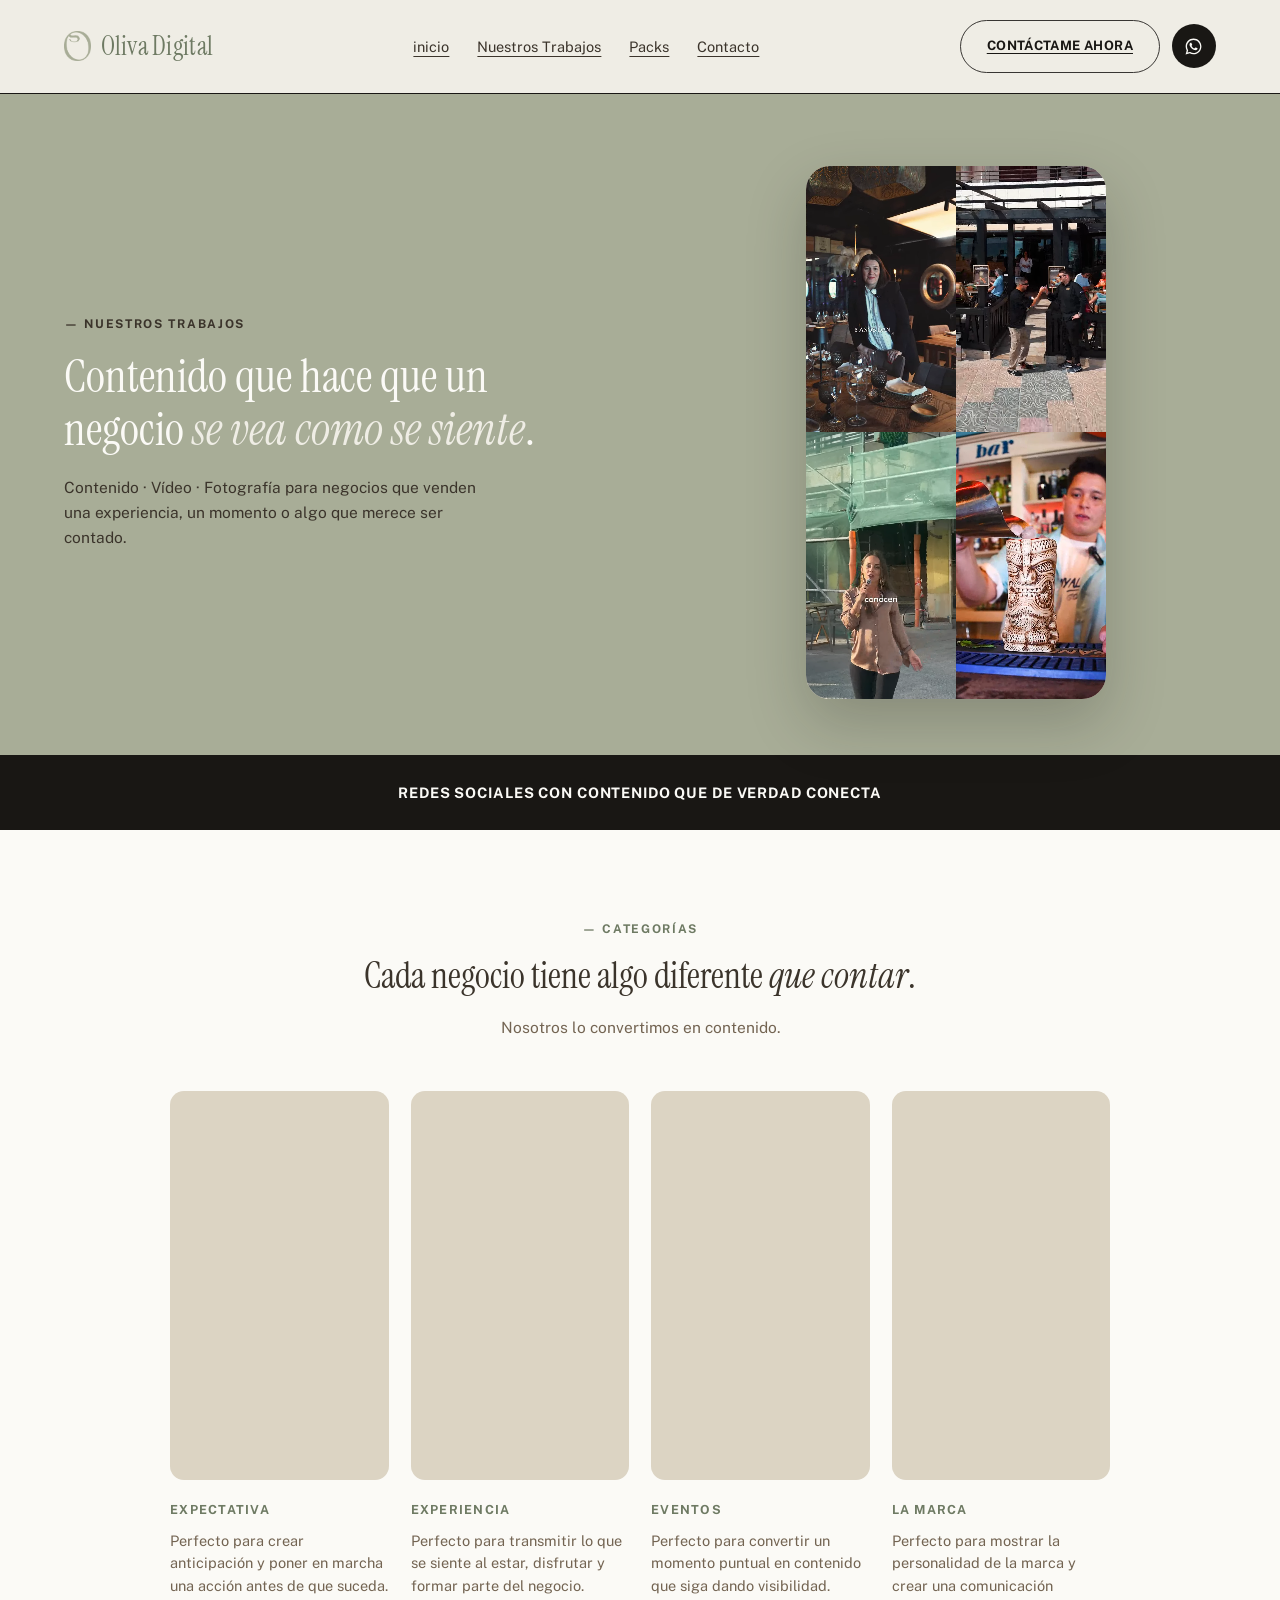
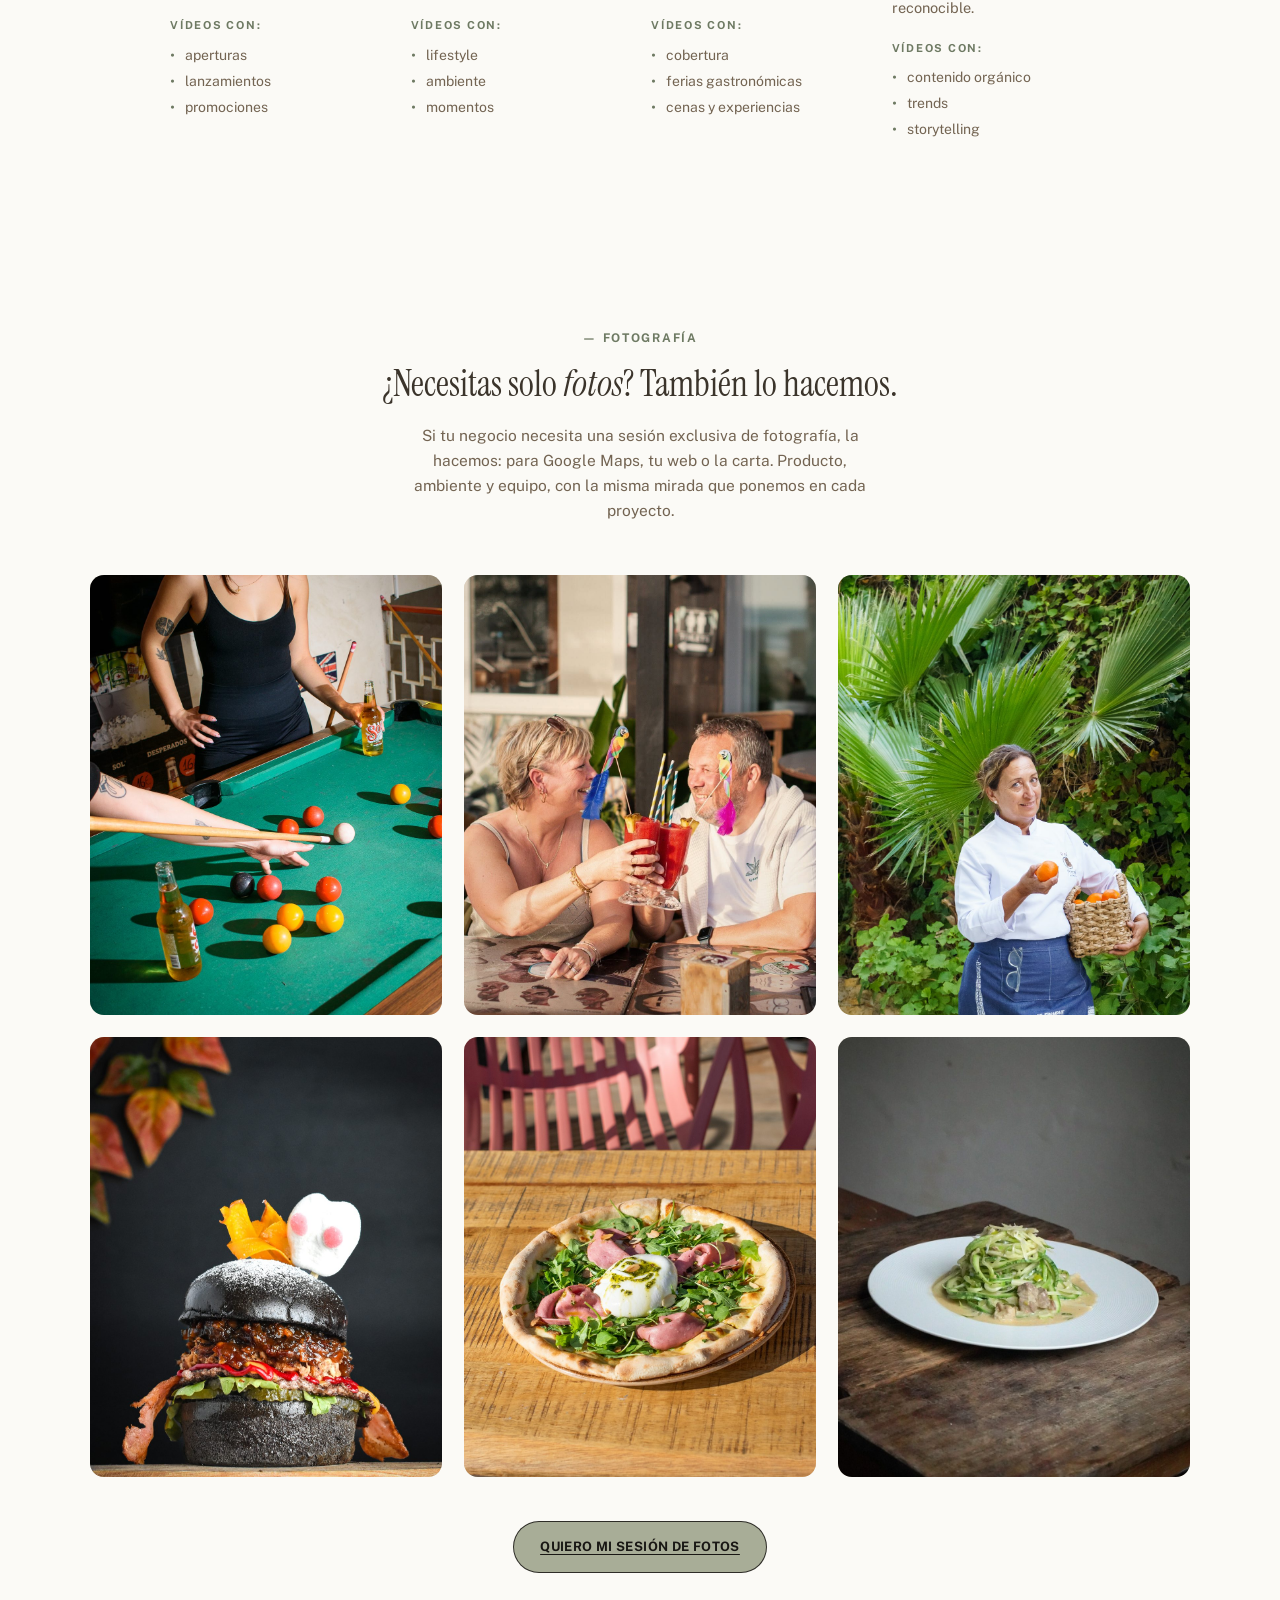
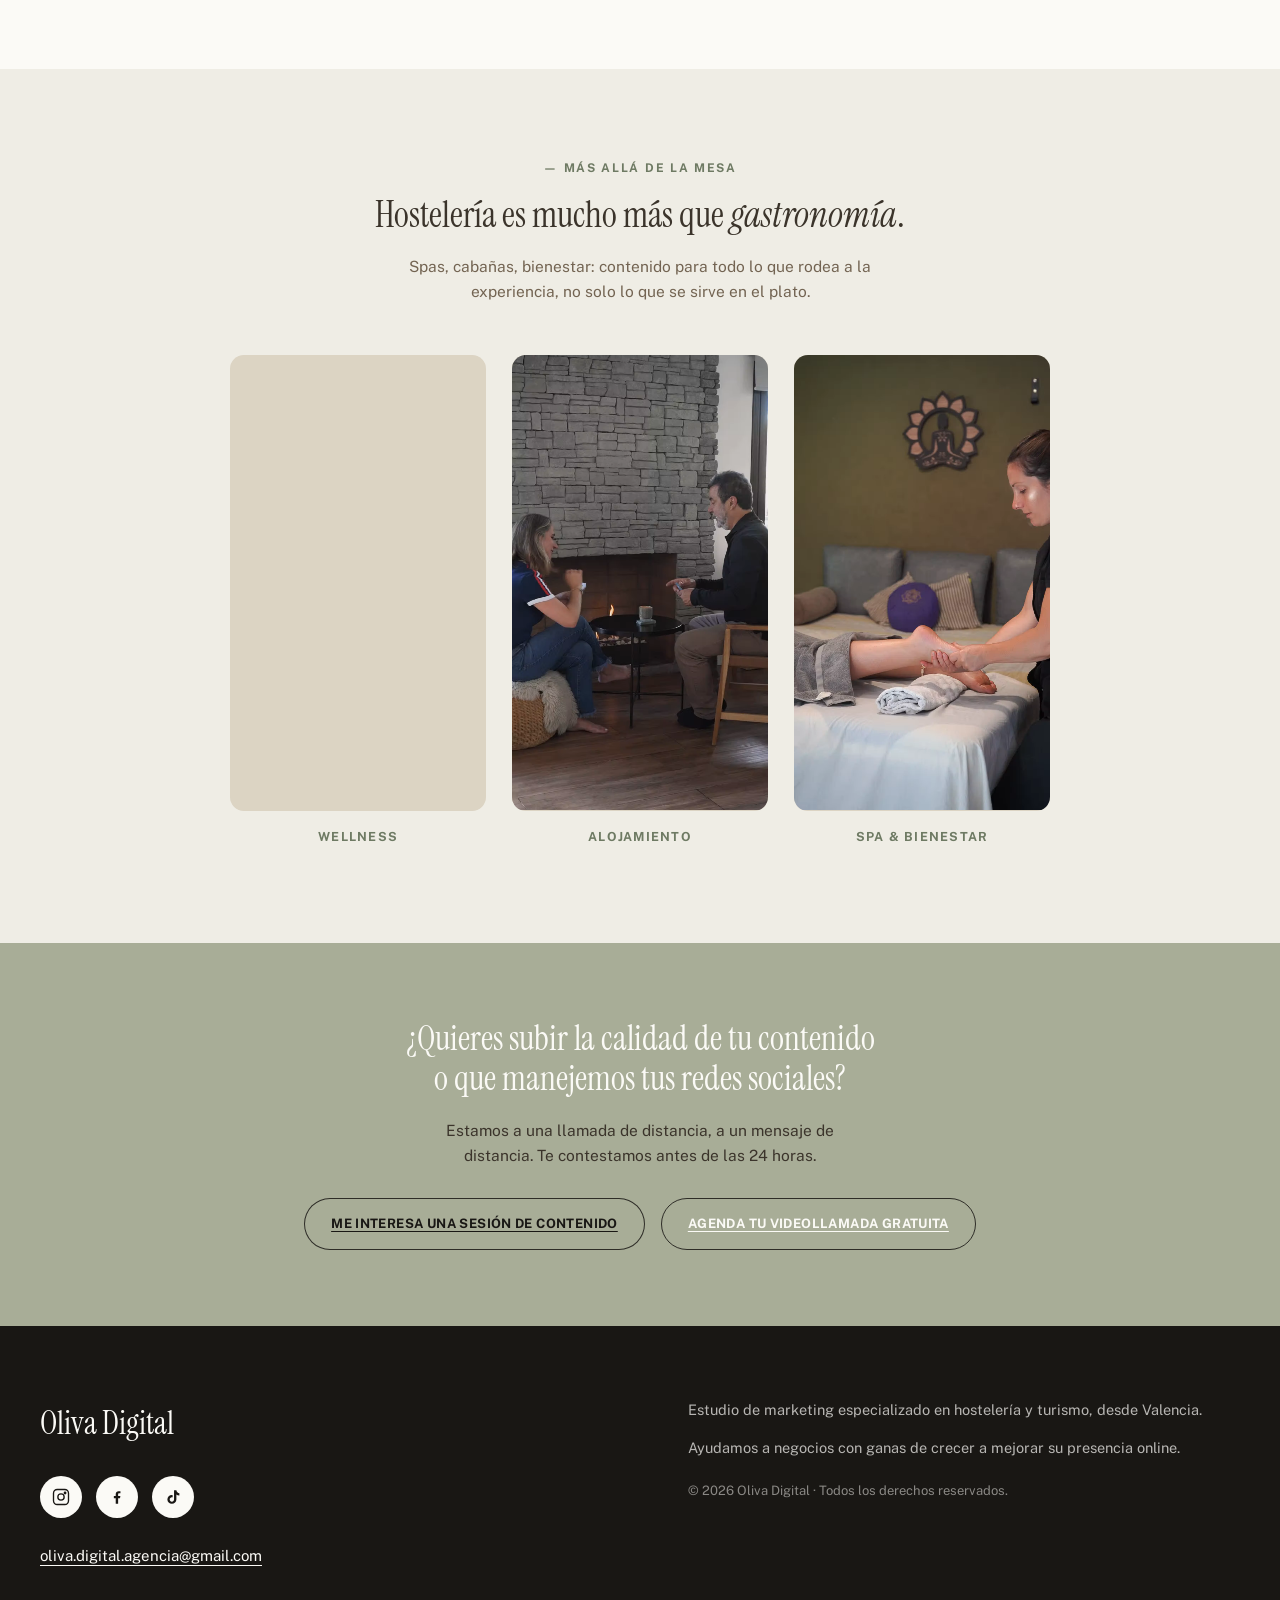
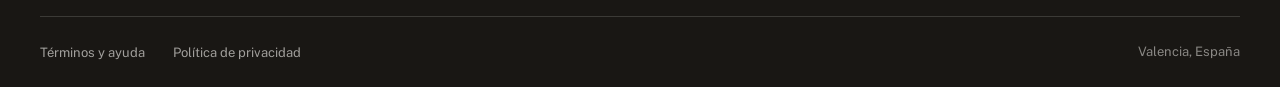
<file: portfolio.html>
<!doctype html>
<html lang="es">
<head>
<meta charset="utf-8">
<meta name="viewport" content="width=device-width, initial-scale=1">
<title>Nuestros Trabajos — Oliva Digital</title>
<meta name="description" content="Nuestros trabajos: fotografía y video real de Oliva Digital para negocios de hostelería y turismo.">
<link rel="preconnect" href="https://fonts.googleapis.com">
<link rel="preconnect" href="https://fonts.gstatic.com" crossorigin>
<link rel="stylesheet" href="https://fonts.googleapis.com/css2?family=Instrument+Serif:ital@0;1&family=Public+Sans:wght@400;500;600;700&display=swap">
<link rel="stylesheet" href="css/style.css">

<!-- Meta Pixel Code -->
<script>
!function(f,b,e,v,n,t,s)
{if(f.fbq)return;n=f.fbq=function(){n.callMethod?
n.callMethod.apply(n,arguments):n.queue.push(arguments)};
if(!f._fbq)f._fbq=n;n.push=n;n.loaded=!0;n.version='2.0';
n.queue=[];t=b.createElement(e);t.async=!0;
t.src=v;s=b.getElementsByTagName(e)[0];
s.parentNode.insertBefore(t,s)}(window, document,'script',
'https://connect.facebook.net/en_US/fbevents.js');
fbq('init', '1614834400338321');
fbq('track', 'PageView');
</script>
<noscript><img height="1" width="1" style="display:none"
src="https://www.facebook.com/tr?id=1614834400338321&ev=PageView&noscript=1"
/></noscript>
<!-- End Meta Pixel Code -->

<!-- Metricool Tracker -->
<script>function loadScript(a){var b=document.getElementsByTagName("head")[0],c=document.createElement("script");c.type="text/javascript",c.src="https://tracker.metricool.com/resources/be.js",c.onreadystatechange=a,c.onload=a,b.appendChild(c)}loadScript(function(){beTracker.t({hash:"1a808de4f7938fc6742e4b73cfb6e6d"})});</script>
<!-- End Metricool Tracker -->
</head>
<body>

<header id="site-header">
  <div class="wrap">
    <a class="logo" href="index.html"><img src="img/isotipo.png" alt="" aria-hidden="true">Oliva Digital</a>
    <nav class="main-nav" aria-label="Navegación principal">
      <a class="navlink" href="index.html">inicio</a>
      <a class="navlink" href="portfolio.html" aria-current="page">Nuestros Trabajos</a>
      <a class="navlink" href="packs.html">Packs</a>
      <a class="navlink" href="contacto.html">Contacto</a>
      <a class="btn navlink-cta" href="https://wa.me/34634730159?text=Hola%20Manuela%2C%20vengo%20de%20tu%20web%20y%20quiero%20contarte%20sobre%20mi%20negocio.">Contáctame ahora</a>
    </nav>
    <div class="header-cta">
      <a class="btn" href="https://wa.me/34634730159?text=Hola%20Manuela%2C%20vengo%20de%20tu%20web%20y%20quiero%20contarte%20sobre%20mi%20negocio.">
        <span class="btn-text">Contáctame ahora</span>
      </a>
      <a class="icon-btn" href="https://wa.me/34634730159?text=Hola%20Manuela%21" aria-label="WhatsApp" target="_blank" rel="noopener">
        <svg width="19" height="19" viewBox="0 0 24 24" fill="currentColor"><path d="M12.04 2c-5.5 0-9.96 4.46-9.96 9.96 0 1.76.46 3.45 1.33 4.95L2 22l5.2-1.36a9.9 9.9 0 0 0 4.84 1.24h.01c5.5 0 9.96-4.46 9.96-9.96S17.54 2 12.04 2zm0 18.2h-.01a8.2 8.2 0 0 1-4.18-1.14l-.3-.18-3.1.82.83-3.02-.2-.31a8.23 8.23 0 0 1-1.26-4.4c0-4.56 3.71-8.27 8.27-8.27 4.56 0 8.27 3.71 8.27 8.27 0 4.56-3.71 8.23-8.32 8.23zm4.53-6.19c-.25-.12-1.47-.72-1.7-.81-.23-.08-.39-.12-.56.12-.16.25-.64.81-.79.97-.15.16-.29.18-.54.06-.25-.12-1.05-.39-2-1.23-.74-.66-1.24-1.47-1.39-1.72-.14-.25-.02-.38.11-.51.11-.11.25-.29.37-.43.12-.14.16-.25.25-.41.08-.16.04-.31-.02-.43-.06-.12-.56-1.35-.77-1.85-.2-.48-.41-.42-.56-.42-.14 0-.31-.02-.47-.02-.16 0-.43.06-.66.31-.23.25-.86.85-.86 2.07 0 1.22.89 2.4 1.01 2.56.12.16 1.75 2.67 4.24 3.74.59.26 1.05.41 1.41.52.59.19 1.13.16 1.55.1.47-.07 1.47-.6 1.68-1.18.21-.58.21-1.08.15-1.18-.06-.1-.23-.16-.48-.28z"/></svg>
      </a>
      <button class="menu-toggle" id="menuToggle" aria-label="Abrir menú" aria-expanded="false"><span></span></button>
    </div>
  </div>
</header>

<main id="top">

  <section class="portfolio-hero">
    <div class="wrap portfolio-hero-grid">
      <div class="portfolio-hero-text reveal">
        <span class="eyebrow">— Nuestros Trabajos</span>
        <h1>Contenido que hace que un negocio <em>se vea como se siente</em>.</h1>
        <p class="portfolio-hero-sub">Contenido · Vídeo · Fotografía para negocios que venden una experiencia, un momento o algo que merece ser contado.</p>
      </div>
      <div class="portfolio-hero-card reveal" style="transition-delay:.1s">
        <div class="video-grid">
          <div class="video-tile">
            <video autoplay muted loop playsinline preload="metadata" poster="img/portfolio/tile1_bambero_poster.jpg">
              <source src="img/portfolio/tile1_bambero.webm" type="video/webm">
              <source src="img/portfolio/tile1_bambero.mp4" type="video/mp4">
            </video>
          </div>
          <div class="video-tile">
            <video autoplay muted loop playsinline preload="metadata" poster="img/portfolio/tile4_tango_poster.jpg">
              <source src="img/portfolio/tile4_tango.webm" type="video/webm">
              <source src="img/portfolio/tile4_tango.mp4" type="video/mp4">
            </video>
          </div>
          <div class="video-tile">
            <video autoplay muted loop playsinline preload="metadata" poster="img/portfolio/tile2_umami_poster.jpg">
              <source src="img/portfolio/tile2_umami.webm" type="video/webm">
              <source src="img/portfolio/tile2_umami.mp4" type="video/mp4">
            </video>
          </div>
          <div class="video-tile">
            <video autoplay muted loop playsinline preload="metadata" poster="img/portfolio/hero_mojito_poster.jpg">
              <source src="img/portfolio/hero_mojito.webm" type="video/webm">
              <source src="img/portfolio/hero_mojito.mp4" type="video/mp4">
            </video>
          </div>
        </div>
      </div>
    </div>
    <div class="portfolio-tagline">Redes sociales con contenido que de verdad conecta</div>
  </section>

  <section class="obras-section" id="trabajos">
    <div class="wrap">
      <div class="obras-head reveal">
        <span class="eyebrow">— Categorías</span>
        <h2>Cada negocio tiene algo diferente <em>que contar</em>.</h2>
        <p>Nosotros lo convertimos en contenido.</p>
      </div>
      <div class="obras-grid">
        <div class="obra-card reveal">
          <div class="obra-video">
            <video autoplay muted loop playsinline preload="metadata" poster="img/portfolio/trabajo_expectativa_poster.jpg">
              <source src="img/portfolio/trabajo_expectativa.webm" type="video/webm">
              <source src="img/portfolio/trabajo_expectativa.mp4" type="video/mp4">
            </video>
          </div>
          <h3>Expectativa</h3>
          <p>Perfecto para crear anticipación y poner en marcha una acción antes de que suceda.</p>
          <span class="obra-list-label">Vídeos con:</span>
          <ul class="obra-list">
            <li>aperturas</li>
            <li>lanzamientos</li>
            <li>promociones</li>
          </ul>
        </div>
        <div class="obra-card reveal" style="transition-delay:.08s">
          <div class="obra-video">
            <video autoplay muted loop playsinline preload="metadata" poster="img/portfolio/tile3_enigma_poster.jpg">
              <source src="img/portfolio/tile3_enigma.webm" type="video/webm">
              <source src="img/portfolio/tile3_enigma.mp4" type="video/mp4">
            </video>
          </div>
          <h3>Experiencia</h3>
          <p>Perfecto para transmitir lo que se siente al estar, disfrutar y formar parte del negocio.</p>
          <span class="obra-list-label">Vídeos con:</span>
          <ul class="obra-list">
            <li>lifestyle</li>
            <li>ambiente</li>
            <li>momentos</li>
          </ul>
        </div>
        <div class="obra-card reveal" style="transition-delay:.16s">
          <div class="obra-video">
            <video autoplay muted loop playsinline preload="metadata" poster="img/portfolio/trabajo_eventos_poster.jpg">
              <source src="img/portfolio/trabajo_eventos.webm" type="video/webm">
              <source src="img/portfolio/trabajo_eventos.mp4" type="video/mp4">
            </video>
          </div>
          <h3>Eventos</h3>
          <p>Perfecto para convertir un momento puntual en contenido que siga dando visibilidad.</p>
          <span class="obra-list-label">Vídeos con:</span>
          <ul class="obra-list">
            <li>cobertura</li>
            <li>ferias gastronómicas</li>
            <li>cenas y experiencias</li>
          </ul>
        </div>
        <div class="obra-card reveal" style="transition-delay:.24s">
          <div class="obra-video">
            <video autoplay muted loop playsinline preload="metadata" poster="img/portfolio/trabajo_marca_poster.jpg">
              <source src="img/portfolio/trabajo_marca.webm" type="video/webm">
              <source src="img/portfolio/trabajo_marca.mp4" type="video/mp4">
            </video>
          </div>
          <h3>La marca</h3>
          <p>Perfecto para mostrar la personalidad de la marca y crear una comunicación reconocible.</p>
          <span class="obra-list-label">Vídeos con:</span>
          <ul class="obra-list">
            <li>contenido orgánico</li>
            <li>trends</li>
            <li>storytelling</li>
          </ul>
        </div>
      </div>
    </div>
  </section>

  <section class="foto-section" id="fotografia">
    <div class="wrap">
      <div class="foto-head reveal">
        <span class="eyebrow">— Fotografía</span>
        <h2>¿Necesitas solo <em>fotos</em>? También lo hacemos.</h2>
        <p>Si tu negocio necesita una sesión exclusiva de fotografía, la hacemos: para Google Maps, tu web o la carta. Producto, ambiente y equipo, con la misma mirada que ponemos en cada proyecto.</p>
      </div>
      <div class="fotoA-grid">
        <div class="fotoA-tile reveal"><img src="img/portfolio/fotografia/foto_pool.jpg" alt="Fotografía lifestyle — billar"></div>
        <div class="fotoA-tile reveal" style="transition-delay:.06s"><img src="img/portfolio/fotografia/foto_brindis.jpg" alt="Fotografía lifestyle — brindis"></div>
        <div class="fotoA-tile reveal" style="transition-delay:.12s"><img src="img/portfolio/fotografia/foto_chef.jpg" alt="Retrato de chef"></div>
        <div class="fotoA-tile reveal" style="transition-delay:.18s"><img src="img/portfolio/fotografia/foto_burger_negra.jpg" alt="Fotografía de producto — burger"></div>
        <div class="fotoA-tile reveal" style="transition-delay:.24s"><img src="img/portfolio/fotografia/foto_pizza.jpg" alt="Fotografía de producto — pizza"></div>
        <div class="fotoA-tile reveal" style="transition-delay:.3s"><img src="img/portfolio/fotografia/foto_pasta.jpg" alt="Fotografía de producto — pasta"></div>
      </div>
      <div class="foto-cta reveal">
        <a class="btn" href="https://wa.me/34634730159?text=Hola%20Manuela%2C%20quiero%20mi%20sesi%C3%B3n%20de%20fotos%20para%20mi%20negocio.">Quiero mi sesión de fotos</a>
      </div>
    </div>
  </section>

  <section class="masalla-section" id="masalla">
    <div class="wrap">
      <div class="masalla-head reveal">
        <span class="eyebrow">— Más allá de la mesa</span>
        <h2>Hostelería es mucho más que <em>gastronomía</em>.</h2>
        <p>Spas, cabañas, bienestar: contenido para todo lo que rodea a la experiencia, no solo lo que se sirve en el plato.</p>
      </div>
      <div class="masalla-grid">
        <div class="masalla-card reveal">
          <div class="masalla-video">
            <video autoplay muted loop playsinline preload="metadata" poster="img/portfolio/masalla/masalla_wellness_poster.jpg">
              <source src="img/portfolio/masalla/masalla_wellness.webm" type="video/webm">
              <source src="img/portfolio/masalla/masalla_wellness.mp4" type="video/mp4">
            </video>
          </div>
          <h3>Wellness</h3>
        </div>
        <div class="masalla-card reveal" style="transition-delay:.08s">
          <div class="masalla-video">
            <video autoplay muted loop playsinline preload="metadata" poster="img/portfolio/masalla/masalla_cabana_poster.jpg">
              <source src="img/portfolio/masalla/masalla_cabana.webm" type="video/webm">
              <source src="img/portfolio/masalla/masalla_cabana.mp4" type="video/mp4">
            </video>
          </div>
          <h3>Alojamiento</h3>
        </div>
        <div class="masalla-card reveal" style="transition-delay:.16s">
          <div class="masalla-video">
            <video autoplay muted loop playsinline preload="metadata" poster="img/portfolio/masalla/masalla_masajes_poster.jpg">
              <source src="img/portfolio/masalla/masalla_masajes.webm" type="video/webm">
              <source src="img/portfolio/masalla/masalla_masajes.mp4" type="video/mp4">
            </video>
          </div>
          <h3>Spa &amp; bienestar</h3>
        </div>
      </div>
    </div>
  </section>

  <section class="content-cta reveal">
    <div class="wrap">
      <h2>¿Quieres subir la calidad de tu contenido o que manejemos tus redes sociales?</h2>
      <p>Estamos a una llamada de distancia, a un mensaje de distancia. Te contestamos antes de las 24 horas.</p>
      <div class="content-cta-actions">
        <a class="btn" href="contacto.html">Me interesa una sesión de contenido</a>
        <a class="btn btn-outline" href="https://wa.me/34634730159?text=Hola%20Manuela%2C%20quiero%20agendar%20una%20videollamada%20gratuita%20para%20contarte%20sobre%20mi%20negocio.">Agenda tu videollamada gratuita</a>
      </div>
    </div>
  </section>

</main>

<footer>
  <div class="wrap footer-top">
    <div>
      <div class="footer-logo">Oliva Digital</div>
      <div class="footer-social">
        <a href="https://www.instagram.com/oliva.digital_/" aria-label="Instagram" target="_blank" rel="noopener">
          <svg width="18" height="18" viewBox="0 0 24 24" fill="none" stroke="currentColor" stroke-width="1.8" stroke-linecap="round" stroke-linejoin="round"><rect x="2" y="2" width="20" height="20" rx="5"></rect><circle cx="12" cy="12" r="4.2"></circle><circle cx="17.4" cy="6.6" r="1"></circle></svg>
        </a>
        <a href="https://www.facebook.com/profile.php?id=61593522213845" aria-label="Facebook" target="_blank" rel="noopener">
          <svg width="18" height="18" viewBox="0 0 24 24" fill="currentColor"><path d="M13.5 21v-7.5h2.5l.5-3h-3V8.5c0-.87.24-1.46 1.5-1.46H16.6V4.35C16.3 4.3 15.34 4.2 14.2 4.2c-2.3 0-3.9 1.4-3.9 4v2.3H7.8v3h2.5V21h3.2z"/></svg>
        </a>
        <a href="https://www.tiktok.com/@oliva.digital_" aria-label="TikTok" target="_blank" rel="noopener">
          <svg width="18" height="18" viewBox="0 0 24 24" fill="currentColor"><path d="M16.5 3c.4 2.2 1.9 3.7 4 4v2.9c-1.5.1-2.9-.4-4-1.3v6.6c0 3.3-2.7 5.8-6 5.8s-6-2.5-6-5.8 2.7-5.8 6-5.8c.3 0 .6 0 1 .1v3c-.3-.1-.6-.2-1-.2-1.6 0-2.9 1.3-2.9 2.9S8.9 18.2 10.5 18.2s2.9-1.3 2.9-2.9V3h3.1z"/></svg>
        </a>
      </div>
      <a class="footer-email" href="mailto:oliva.digital.agencia@gmail.com">oliva.digital.agencia@gmail.com</a>
    </div>
    <div class="footer-copy">
      <p>Estudio de marketing especializado en hostelería y turismo, desde Valencia.</p>
      <p>Ayudamos a negocios con ganas de crecer a mejorar su presencia online.</p>
      <p class="small">© 2026 Oliva Digital · Todos los derechos reservados.</p>
    </div>
  </div>
  <div class="wrap footer-bottom">
    <div>
      <a href="#">Términos y ayuda</a>
      <a href="#">Política de privacidad</a>
    </div>
    <span>Valencia, España</span>
  </div>
</footer>

<script src="js/main.js"></script>
</body>
</html>
</file>
<file: css/style.css>
:root{
    --cream:#EFEDE5;
    --paper:#FBFAF6;
    --oliva:#A8AD97;
    --oliva-deep:#6E7A63;
    --ink:#3B342B;
    --ink-soft:#736452;
    --black:#191714;
    --border:#DCD4C3;
    --border-dark:rgba(25,23,20,0.85);
    --max:1200px;
  }
  *,*::before,*::after{ box-sizing:border-box; }
  html{ scroll-behavior:smooth; }
  body{
    margin:0; background:var(--cream); color:var(--ink);
    font-family:'Public Sans', ui-sans-serif, system-ui, sans-serif;
    font-size:16px; line-height:1.6; -webkit-font-smoothing:antialiased;
  }
  img{ max-width:100%; display:block; }
  a{ color:inherit; }
  .wrap{ max-width:var(--max); margin:0 auto; padding:0 24px; }
  h1,h2,h3{ font-family:'Instrument Serif', Georgia, serif; font-weight:400; margin:0; }
  em, i{ font-style:italic; }
  .eyebrow{
    font-family:'Public Sans', sans-serif; font-weight:700; font-size:12px;
    letter-spacing:0.14em; text-transform:uppercase; display:block;
  }
  .btn{
    font-family:'Public Sans', sans-serif; font-weight:700; font-size:13px;
    letter-spacing:0.03em; text-transform:uppercase; color:var(--black);
    background:var(--oliva); border:1.5px solid var(--border-dark);
    padding:15px 26px; border-radius:100px; text-decoration:underline;
    text-underline-offset:3px;
    display:inline-flex; align-items:center; gap:10px; white-space:nowrap;
    cursor:pointer; transition:transform .15s ease, background .15s ease;
  }
  .btn:hover{ background:var(--oliva-deep); color:var(--paper); transform:translateY(-1px); }
  .btn svg{ flex:none; }
  .btn-outline{
    background:transparent; border:1.5px solid var(--border-dark);
  }
  .btn-outline:hover{ background:var(--black); color:var(--paper); }
  .icon-btn{
    flex:none; width:44px; height:44px; border-radius:50%; background:var(--black);
    color:var(--paper); display:inline-flex; align-items:center; justify-content:center;
    text-decoration:none;
  }
  section{ position:relative; }
  section[id]{ scroll-margin-top:88px; }

  /* ===== Header ===== */
  header{
    background:var(--cream); border-bottom:1px solid var(--black);
    position:sticky; top:0; z-index:50;
  }
  header .wrap{
    display:flex; align-items:center; justify-content:space-between;
    padding-top:20px; padding-bottom:20px; gap:16px;
  }
  .logo{
    font-family:'Instrument Serif', serif; font-size:26px; color:var(--oliva-deep);
    text-decoration:none; letter-spacing:0.01em;
    display:inline-flex; align-items:center; gap:10px;
  }
  .logo img{ height:30px; width:auto; flex:none; }
  nav.main-nav{ display:flex; align-items:center; gap:28px; }
  nav.main-nav a.navlink{
    font-size:14.5px; text-decoration:underline; text-underline-offset:4px;
    color:var(--ink);
  }
  nav.main-nav a.navlink-cta{ display:none; }
  .header-cta{ display:flex; align-items:center; gap:12px; }
  .header-cta .btn{ background:transparent; }
  .header-cta .btn:hover{ background:var(--black); color:var(--paper); }
  .menu-toggle{
    display:none; background:none; border:1.5px solid var(--border-dark);
    border-radius:8px; width:42px; height:38px; align-items:center; justify-content:center;
    cursor:pointer; flex:none;
  }
  .menu-toggle span, .menu-toggle span::before, .menu-toggle span::after{
    content:""; display:block; width:18px; height:2px; background:var(--ink); position:relative;
  }
  .menu-toggle span::before{ position:absolute; top:-6px; }
  .menu-toggle span::after{ position:absolute; top:6px; }

  /* ===== Hero ===== */
  .hero .wrap{
    display:grid; grid-template-columns:1.1fr 0.9fr; gap:56px; align-items:center;
    padding-top:72px; padding-bottom:72px;
  }
  .hero h1{ font-size:44px; line-height:1.18; color:var(--ink); text-wrap:balance; }
  .hero-sub{
    font-weight:600; color:var(--oliva-deep); font-size:16.5px; line-height:1.55;
    margin:22px 0 0; max-width:46ch;
  }
  .hero-context{
    margin-top:26px; font-size:13.5px; color:var(--ink-soft);
    letter-spacing:0.02em;
  }
  .hero-photo{
    border-radius:36px; overflow:hidden; background:var(--paper);
    border:1px solid var(--border); aspect-ratio: 4/5;
  }
  .hero-photo img{ width:100%; height:100%; object-fit:cover; }

  /* ===== Services ===== */
  .services{ background:var(--oliva); color:var(--paper); padding:88px 0 96px; }
  .services .eyebrow{ color:var(--ink); text-align:center; }
  .services-head{ max-width:680px; margin:0 auto 20px; text-align:center; }
  .services-head h2{ font-size:38px; line-height:1.18; color:var(--paper); margin-top:16px; }
  .services-head h2 em{ color:var(--cream); }
  .services-intro{
    text-align:center; max-width:56ch; margin:20px auto 52px;
    color:var(--ink); font-size:15.5px; line-height:1.6;
  }
  .services-grid{
    display:grid; grid-template-columns:repeat(2, minmax(0,1fr)); gap:20px; min-width:0;
  }
  .services-grid > *{ min-width:0; }
  .service-card{
    background:var(--paper); color:var(--ink); border-radius:14px;
    padding:30px 32px; border:1px solid rgba(25,23,20,0.08);
  }
  .service-card{ display:flex; flex-direction:column; }
  .service-card h3{ font-size:22px; color:var(--ink); margin-bottom:12px; }
  .service-card p{ margin:0; font-size:15px; line-height:1.6; color:var(--ink-soft); }
  .btn-sm{
    font-family:'Public Sans', sans-serif; font-weight:700; font-size:11.5px;
    letter-spacing:0.03em; text-transform:uppercase; color:var(--black);
    background:transparent; border:1.5px solid var(--border-dark);
    padding:9px 18px; border-radius:100px; text-decoration:underline;
    text-underline-offset:3px; margin-top:18px;
    display:inline-flex; align-items:center; gap:6px; white-space:nowrap;
    cursor:pointer; transition:transform .18s ease, background .18s ease, color .18s ease, box-shadow .18s ease;
    align-self:flex-start;
  }
  .btn-sm:hover{
    background:var(--black); color:var(--paper);
    transform:translateY(-2px) scale(1.07);
    box-shadow:0 10px 22px rgba(25,23,20,0.22);
  }
  .service-other{
    grid-column:1 / -1; background:var(--paper); border-radius:14px;
    padding:44px 32px; text-align:center; margin-top:4px;
  }
  .service-other h3{ font-size:26px; margin-bottom:14px; }
  .service-other p{ margin:0 auto 26px; max-width:46ch; color:var(--ink-soft); font-size:15px; line-height:1.6; }

  /* ===== Para quién ===== */
  .para-quien{ background:var(--paper); padding:88px 0; }
  .pq-grid{ display:grid; grid-template-columns:0.9fr 1.1fr; gap:56px; align-items:start; }
  .pq-grid h2{ font-size:38px; line-height:1.2; margin-top:16px; text-wrap:balance; }
  .pq-list{ display:flex; flex-direction:column; }
  .pq-item{
    display:flex; gap:20px; padding:22px 0; border-bottom:1px solid var(--border);
  }
  .pq-item:first-child{ padding-top:6px; }
  .pq-dash{ flex:none; color:var(--ink-soft); font-size:15px; padding-top:2px; }
  .pq-item p{ margin:0; font-size:16px; line-height:1.55; }

  /* ===== Sobre nosotros ===== */
  .sobre{ background:var(--cream); }
  .sobre-grid{
    display:grid; grid-template-columns:minmax(0,1.4fr) minmax(0,1fr); align-items:stretch;
  }
  .sobre-text{ padding:88px 24px 88px 48px; max-width:640px; order:1; }
  .sobre-text h2{ font-size:38px; line-height:1.2; margin-top:16px; text-wrap:balance; }
  .sobre-card{
    background:var(--paper); border-radius:14px; padding:32px; margin-top:32px;
  }
  .sobre-card p{ margin:0 0 18px; font-size:15.5px; line-height:1.65; color:var(--ink); }
  .sobre-card p:last-child{
    margin:24px 0 0; padding-top:22px; border-top:1px solid var(--border);
    font-family:'Instrument Serif', serif; font-style:italic;
    font-size:24px; line-height:1.4; color:var(--oliva-deep);
  }
  .sobre-card p:last-child em{ font-style:normal; color:var(--ink); }
  .sobre-photo{ position:relative; min-height:360px; background:var(--border); overflow:hidden; order:2; }
  .sobre-photo img{ position:absolute; inset:0; width:100%; height:100%; object-fit:cover; object-position:center 22%; }

  /* ===== Cómo trabajamos ===== */
  .como{ background:var(--oliva); color:var(--paper); padding:88px 0 100px; }
  .como .eyebrow{ color:var(--ink); }
  .como h2{ font-size:38px; line-height:1.2; color:var(--paper); margin-top:16px; max-width:20ch; text-wrap:balance; }
  .como h2 em{ color:var(--cream); }
  .como-grid{
    display:grid; grid-template-columns:repeat(5, minmax(0,1fr)); gap:16px; margin-top:52px;
  }
  .como-grid > *{ min-width:0; }
  .pq-grid > *{ min-width:0; }
  .como-card{
    background:var(--paper); color:var(--ink); border-radius:14px; padding:22px 20px;
  }
  .como-card h3{ font-size:16px; line-height:1.3; margin-bottom:10px; color:var(--ink); }
  .como-card p{ margin:0; font-size:13.5px; line-height:1.55; color:var(--ink-soft); }

  /* ===== Cierre / CTA ===== */
  .cierre{ background:var(--paper); padding:100px 0 0; text-align:center; overflow:hidden; }
  .cierre-ring{
    position:absolute; left:50%; top:0; transform:translateX(-50%);
    width:620px; height:auto; z-index:0; pointer-events:none;
  }
  .cierre-inner{ position:relative; z-index:1; }
  .cierre .eyebrow{ color:var(--ink-soft); }
  .cierre h2{ font-size:44px; line-height:1.18; margin-top:18px; text-wrap:balance; }
  .cierre p.sub{ max-width:44ch; margin:20px auto 0; color:var(--ink-soft); font-size:16px; }
  .cierre-actions{
    display:flex; align-items:center; justify-content:center; gap:28px; margin-top:36px; flex-wrap:wrap;
  }
  .cierre-actions a.email{ font-size:16px; text-decoration:underline; text-underline-offset:4px; }
  .tagline{
    margin-top:56px; padding-bottom:56px; font-size:12.5px; font-weight:700;
    letter-spacing:0.16em; text-transform:uppercase; color:var(--ink-soft);
  }

  /* ===== Banner photo ===== */
  .banner{
    position:relative; min-height:360px; display:flex; align-items:center; justify-content:center;
    background-image:url('../img/banner.jpg'); background-size:cover; background-position:center;
    text-align:center; padding:48px 24px;
  }
  .banner::before{
    content:""; position:absolute; inset:0; background:rgba(20,16,10,0.32);
  }
  .banner-inner{ position:relative; z-index:1; max-width:760px; }
  .banner blockquote{
    margin:0 0 28px; font-family:'Instrument Serif', serif; font-style:italic;
    font-size:32px; line-height:1.28; color:var(--paper);
  }

  /* ===== Footer ===== */
  footer{ background:var(--black); color:var(--paper); }
  .footer-top{
    padding:72px 0 48px; display:grid; grid-template-columns:1.1fr 1fr; gap:40px;
  }
  .footer-logo{ font-family:'Instrument Serif', serif; font-size:32px; color:var(--paper); }
  .footer-social{ display:flex; gap:14px; margin-top:26px; }
  .footer-social a{
    width:42px; height:42px; border-radius:50%; background:var(--paper); color:var(--black);
    display:flex; align-items:center; justify-content:center; text-decoration:none;
  }
  .footer-email{
    display:inline-block; margin-top:26px; font-size:15px; text-decoration:underline;
    text-underline-offset:4px; color:var(--paper);
  }
  .footer-copy p{ margin:0 0 14px; color:rgba(251,250,246,0.7); font-size:14.5px; line-height:1.6; }
  .footer-copy p.small{ font-size:13px; color:rgba(251,250,246,0.5); margin-top:22px; }
  .footer-bottom{
    border-top:1px solid rgba(251,250,246,0.15); padding:22px 0;
    display:flex; align-items:center; justify-content:space-between; gap:16px; flex-wrap:wrap;
  }
  .footer-bottom a{ font-size:13px; color:rgba(251,250,246,0.6); text-decoration:none; margin-right:24px; }
  .footer-bottom a:hover{ text-decoration:underline; }
  .footer-bottom span{ font-size:13px; color:rgba(251,250,246,0.5); }

  /* ===== Page hero (páginas internas: Packs, etc.) ===== */
  .page-hero{ background:var(--oliva); color:var(--paper); padding:72px 0 64px; text-align:center; }
  .page-hero .eyebrow{ color:var(--ink); }
  .page-hero h1{ font-size:40px; line-height:1.18; color:var(--paper); margin-top:16px; max-width:22ch; margin-left:auto; margin-right:auto; text-wrap:balance; }
  .page-hero h1 em{ color:var(--cream); }
  .page-hero-sub{
    text-align:center; max-width:56ch; margin:20px auto 0;
    color:var(--ink); font-size:15.5px; line-height:1.6;
  }
  .page-hero-cta{ margin-top:32px; }
  .page-hero-solo{ padding:120px 0 140px; }

  /* ===== Contacto ===== */
  .contacto-section{ background:var(--cream); padding:80px 0 100px; }
  .contacto-grid{ display:grid; grid-template-columns:minmax(0,1.2fr) minmax(0,1fr); gap:24px; align-items:stretch; }
  .contacto-card, .contacto-alt{
    background:var(--paper); color:var(--ink); border-radius:14px;
    padding:40px; border:1px solid var(--border);
    display:flex; flex-direction:column; justify-content:center;
  }
  .contacto-card h2, .contacto-alt h2{ font-size:26px; line-height:1.2; margin:0 0 14px; }
  .contacto-card p, .contacto-alt p{ margin:0 0 26px; font-size:15.5px; line-height:1.65; color:var(--ink-soft); }
  .contacto-actions{ display:flex; flex-wrap:wrap; align-items:center; gap:18px; }
  .contacto-actions a.email{ font-size:15px; text-decoration:underline; text-underline-offset:4px; overflow-wrap:anywhere; }

  /* ===== Packs ===== */
  .packs-section{ background:var(--paper); padding:88px 0 40px; }
  .packs-grid{ display:grid; grid-template-columns:minmax(0,1fr) minmax(0,1fr) minmax(0,1.12fr); gap:24px; align-items:stretch; }
  .pack-card{
    background:var(--cream); color:var(--ink); border-radius:14px;
    padding:36px 30px; border:1px solid var(--border); display:flex; flex-direction:column;
  }
  .pack-card.pack-featured{ background:var(--oliva); border-color:var(--border-dark); }
  .pack-name{ font-family:'Instrument Serif', serif; font-weight:400; font-size:28px; line-height:1.15; color:var(--ink); margin:0 0 14px; }
  .pack-featured .pack-name{ color:var(--black); }
  .pack-badge{ font-family:'Public Sans', sans-serif; font-weight:700; font-size:11px; letter-spacing:0.1em; text-transform:uppercase; color:var(--black); border:1px solid var(--border-dark); border-radius:999px; padding:4px 10px; white-space:nowrap; }
  .pack-price{ font-family:'Instrument Serif', serif; font-size:34px; color:var(--ink); margin:22px 0 0; }
  .pack-featured .pack-price{ color:var(--black); }
  .pack-desc{ margin:14px 0 0; font-size:14.5px; line-height:1.55; color:var(--ink-soft); }
  .pack-featured .pack-desc{ color:var(--black); }
  .pack-list{ list-style:none; margin:20px 0 0; padding:0; flex:1; }
  .pack-list li{
    font-size:14.5px; line-height:1.5; padding:9px 0; border-top:1px solid var(--border);
    display:flex; gap:8px;
  }
  .pack-featured .pack-list li{ border-top-color:rgba(25,23,20,0.18); }
  .pack-list li::before{ content:"✓"; flex:none; color:var(--oliva-deep); font-weight:700; }
  .pack-featured .pack-list li::before{ color:var(--black); }
  .pack-card .btn-sm{ margin-top:24px; align-self:flex-start; }
  .packs-note{
    max-width:680px; margin:56px auto 0; text-align:center; background:var(--cream);
    border-radius:14px; padding:36px 32px; border:1px solid var(--border);
  }
  .packs-note h3{ font-size:24px; margin-bottom:12px; }
  .packs-note p{ margin:0 auto 22px; max-width:50ch; color:var(--ink-soft); font-size:15px; line-height:1.6; }

  /* ===== Portfolio hero (texto + video grid, tagline) ===== */
  .portfolio-hero{ background:var(--oliva); color:var(--paper); padding:72px 0 0; }
  .portfolio-hero-grid{ display:grid; grid-template-columns:minmax(0,1.05fr) minmax(0,0.95fr); gap:56px; align-items:center; }
  .portfolio-hero-text .eyebrow{ color:var(--ink); }
  .portfolio-hero-text h1{ font-size:46px; line-height:1.14; color:var(--paper); margin-top:16px; text-wrap:balance; }
  .portfolio-hero-text h1 em{ color:var(--cream); }
  .portfolio-hero-sub{
    margin:20px 0 0; color:var(--ink); font-size:15.5px; line-height:1.6; max-width:46ch;
  }
  .portfolio-hero-card{
    position:relative; width:100%; max-width:300px; margin:0 auto;
    aspect-ratio:9/16; border-radius:24px; overflow:hidden; background:var(--border);
    box-shadow:0 24px 60px rgba(25,23,20,0.22);
  }
  .video-grid{ display:grid; grid-template-columns:1fr 1fr; grid-template-rows:1fr 1fr; gap:0; width:100%; height:100%; }
  .video-tile{ position:relative; overflow:hidden; background:var(--border); }
  .video-tile video{ position:absolute; inset:0; width:100%; height:100%; object-fit:cover; display:block; }
  .portfolio-tagline{
    margin-top:56px; background:var(--black); color:var(--paper);
    padding:26px 24px; font-family:'Public Sans', sans-serif; font-weight:700;
    font-size:14.5px; letter-spacing:.06em; text-transform:uppercase; text-align:center;
  }

  /* ===== Nuestros trabajos (4 columnas, autoplay en loop) ===== */
  .obras-section{ background:var(--paper); padding:90px 0 96px; }
  .obras-head{ max-width:640px; margin:0 auto 52px; text-align:center; }
  .obras-head .eyebrow{ color:var(--oliva-deep); }
  .obras-head h2{ font-size:36px; line-height:1.2; margin-top:14px; }
  .obras-head p{ margin:18px auto 0; max-width:52ch; color:var(--ink-soft); font-size:15.5px; line-height:1.6; }
  .obras-grid{ display:grid; grid-template-columns:repeat(4, minmax(0,1fr)); gap:22px; max-width:940px; margin:0 auto; }
  .obra-card{ display:flex; flex-direction:column; }
  .obra-video{
    position:relative; aspect-ratio:9/16; border-radius:14px; overflow:hidden;
    background:var(--border); margin-bottom:20px;
  }
  .obra-video video{ width:100%; height:100%; object-fit:cover; display:block; }
  .obra-card h3{
    font-family:'Public Sans', sans-serif; font-weight:700; font-size:12.5px;
    letter-spacing:.1em; text-transform:uppercase; color:var(--oliva-deep); margin:0 0 10px;
  }
  .obra-card p{ margin:0; font-size:14.5px; line-height:1.55; color:var(--ink-soft); }
  .obra-list-label{
    display:block; margin:20px 0 8px; font-size:11px; font-weight:700;
    letter-spacing:.16em; text-transform:uppercase; color:var(--oliva-deep);
  }
  .obra-list{ list-style:none; margin:0; padding:0; }
  .obra-list li{
    font-size:14px; line-height:1.85; color:var(--ink-soft); padding-left:15px; position:relative;
  }
  .obra-list li::before{
    content:"•"; position:absolute; left:0; top:0; color:var(--oliva-deep); font-size:16px; line-height:1.6;
  }

  /* ===== Más allá de la mesa (Portfolio) ===== */
  .masalla-section{ background:var(--cream); padding:90px 0 96px; }
  .masalla-head{ max-width:640px; margin:0 auto 52px; text-align:center; }
  .masalla-head .eyebrow{ color:var(--oliva-deep); }
  .masalla-head h2{ font-size:36px; line-height:1.2; margin-top:14px; }
  .masalla-head p{ margin:18px auto 0; max-width:52ch; color:var(--ink-soft); font-size:15.5px; line-height:1.6; }
  .masalla-grid{
    display:grid; grid-template-columns:repeat(3, minmax(0,1fr)); gap:26px;
    max-width:820px; margin:0 auto;
  }
  .masalla-card{ display:flex; flex-direction:column; align-items:center; }
  .masalla-video{
    position:relative; width:100%; aspect-ratio:9/16; border-radius:14px; overflow:hidden;
    background:var(--border);
  }
  .masalla-video video{ width:100%; height:100%; object-fit:contain; display:block; background:var(--border); }
  .masalla-card h3{
    margin-top:16px; font-family:'Public Sans', sans-serif; font-weight:700; font-size:12.5px;
    letter-spacing:.1em; text-transform:uppercase; color:var(--oliva-deep);
  }

  /* ===== Fotografía (Portfolio) ===== */
  .foto-section{ background:var(--paper); padding:90px 0 96px; }
  .foto-head{ max-width:640px; margin:0 auto 52px; text-align:center; }
  .foto-head .eyebrow{ color:var(--oliva-deep); }
  .foto-head h2{ font-size:36px; line-height:1.2; margin-top:14px; }
  .foto-head p{ margin:18px auto 0; max-width:52ch; color:var(--ink-soft); font-size:15.5px; line-height:1.6; }
  .fotoA-grid{
    display:grid; grid-template-columns:repeat(3, minmax(0,1fr)); gap:22px;
    max-width:1100px; margin:0 auto;
  }
  .fotoA-tile{
    position:relative; aspect-ratio:4/5; border-radius:14px; overflow:hidden;
    background:var(--border);
  }
  .fotoA-tile img{ position:absolute; inset:0; width:100%; height:100%; object-fit:cover; }
  .foto-cta{ margin-top:44px; text-align:center; }

  /* ===== Cierre de contenido (Portfolio) ===== */
  .content-cta{ background:var(--oliva); color:var(--paper); padding:76px 0; text-align:center; }
  .content-cta h2{ font-size:34px; line-height:1.2; color:var(--paper); max-width:30ch; margin:0 auto; text-wrap:balance; }
  .content-cta p{ margin:18px auto 0; max-width:46ch; color:var(--ink); font-size:15.5px; line-height:1.6; }
  .content-cta-actions{
    margin-top:30px; display:flex; align-items:center; justify-content:center;
    flex-wrap:wrap; gap:16px;
  }
  .content-cta-actions .btn{ margin-top:0; }
  .content-cta .btn-outline{ color:var(--paper); }
  .content-cta .btn-outline:hover{ background:var(--black); color:var(--paper); }

  /* ===== Mobile ===== */
  @media (max-width: 900px){
    .hero .wrap{ grid-template-columns:1fr; padding-top:40px; padding-bottom:48px; gap:36px; }
    .hero h1{ font-size:34px; }
    .hero-photo{ order:-1; aspect-ratio:16/11; max-width:420px; margin:0 auto; }
    nav.main-nav{ display:none; }
    .header-cta .btn{ display:none; }
    .menu-toggle{ display:flex; }
    header.nav-open nav.main-nav{
      display:flex; flex-direction:column; align-items:flex-start; gap:0;
      position:absolute; top:100%; left:0; right:0; background:var(--cream);
      border-bottom:1px solid var(--black); padding:8px 24px 20px;
    }
    header.nav-open nav.main-nav a{ padding:12px 0; width:100%; border-bottom:1px solid var(--border); }
    header.nav-open nav.main-nav a.navlink-cta{
      margin-top:12px; display:inline-flex; width:auto; border-bottom:none;
    }

    .services{ padding:64px 0 72px; }
    .services-head h2{ font-size:30px; }
    .services-grid{ grid-template-columns:1fr; }

    .para-quien{ padding:64px 0; }
    .pq-grid{ grid-template-columns:1fr; gap:32px; }
    .pq-grid h2{ font-size:30px; }

    .sobre-grid{ grid-template-columns:1fr; }
    .sobre-text{ padding:56px 24px; max-width:none; margin-left:0; order:2; }
    .sobre-photo{ order:1; aspect-ratio:3/4; min-height:0; }
    .sobre-text h2{ font-size:30px; }

    .como{ padding:64px 0 72px; }
    .como h2{ font-size:30px; max-width:none; }
    .como-grid{ grid-template-columns:1fr 1fr; gap:14px; }

    .cierre{ padding:72px 0 0; }
    .cierre h2{ font-size:32px; }
    .cierre-ring{ width:78vw; height:auto; }
    .cierre-actions{ flex-direction:column; gap:18px; }

    .banner blockquote{ font-size:23px; }

    .footer-top{ grid-template-columns:1fr; padding:56px 0 32px; gap:32px; }
    .footer-bottom{ flex-direction:column; align-items:flex-start; }
  }
  @media (max-width: 520px){
    .wrap{ padding:0 18px; }
    .hero h1{ font-size:29px; }
    .como-grid{ grid-template-columns:1fr; }
    .btn{ white-space:normal; text-align:center; }
  }
  @media (max-width: 900px){
    .page-hero{ padding:56px 0 48px; }
    .page-hero h1{ font-size:30px; }
    .page-hero-solo{ padding:72px 0 88px; }
    .packs-section{ padding:64px 0 32px; }
    .packs-grid{ grid-template-columns:1fr; }
    .contacto-grid{ grid-template-columns:minmax(0,1fr); }
    .contacto-card, .contacto-alt{ padding:30px 24px; }

    .portfolio-hero{ padding:56px 0 0; }
    .portfolio-hero-grid{ grid-template-columns:1fr; gap:32px; text-align:center; }
    .portfolio-hero-text h1{ font-size:33px; }
    .portfolio-hero-sub{ margin-left:auto; margin-right:auto; }
    .portfolio-hero-card{ max-width:260px; }
    .portfolio-tagline{ margin-top:40px; font-size:13px; padding:22px 18px; }

    .obras-section{ padding:64px 0 72px; }
    .obras-head h2{ font-size:28px; }
    .obras-grid{ grid-template-columns:1fr 1fr; gap:28px 20px; }

    .masalla-section{ padding:64px 0 72px; }
    .masalla-head h2{ font-size:28px; }
    .masalla-grid{ gap:16px; }

    .foto-section{ padding:64px 0 72px; }
    .foto-head h2{ font-size:28px; }
    .fotoA-grid{ grid-template-columns:1fr 1fr; }

    .content-cta{ padding:56px 0; }
    .content-cta h2{ font-size:27px; }
  }
  @media (max-width: 520px){
    .obras-grid{ grid-template-columns:1fr; max-width:320px; margin:0 auto; }
    .fotoA-grid{ grid-template-columns:1fr 1fr; gap:14px; }
  }

  /* ===== Animaciones al hacer scroll ===== */
  .reveal{
    opacity:0;
    transform:translateY(28px);
    transition:opacity .7s cubic-bezier(.2,.7,.3,1), transform .7s cubic-bezier(.2,.7,.3,1);
  }
  .reveal.is-visible{
    opacity:1;
    transform:translateY(0);
  }
  @media (prefers-reduced-motion: reduce){
    .reveal{ opacity:1; transform:none; transition:none; }
  }


  /* ===== Packs — precio, obsequio, nota y CTA a medida ===== */
  .price-prefix{ font-family:'Public Sans', sans-serif; font-size:14px; font-weight:500; color:var(--ink-soft); margin-right:4px; }
  .price-unit{ font-family:'Public Sans', sans-serif; font-size:13px; font-weight:500; color:var(--ink-soft); }
  .pack-featured .price-prefix, .pack-featured .price-unit{ color:var(--black); opacity:.75; }
  .pack-gift{
    background:var(--oliva-deep); color:var(--paper); border-radius:12px;
    padding:16px 18px; margin:20px 0 0; font-size:13px; line-height:1.55;
  }
  .pack-featured .pack-gift{ background:var(--black); }
  .pack-gift-label{
    display:block; font-weight:700; text-transform:uppercase; letter-spacing:0.08em;
    font-size:11.5px; margin-bottom:4px; color:var(--paper);
  }
  .pricing-note{
    max-width:640px; margin:28px auto 0; text-align:center;
    font-size:13px; line-height:1.6; color:var(--ink-soft);
  }
  .packs-note-actions{
    display:flex; gap:16px; justify-content:center; flex-wrap:wrap; margin-top:8px;
  }
  .packs-note .btn{ margin-top:0; }

  /* ===== Servicios adicionales (Packs) ===== */
  .addons-section{ background:var(--oliva); color:var(--paper); padding:88px 0 96px; margin-top:56px; }
  .addons-head{ max-width:640px; margin:0 auto 44px; text-align:center; }
  .addons-head .eyebrow{ color:var(--ink); }
  .addons-head h2{ font-size:34px; line-height:1.2; color:var(--paper); margin-top:16px; }
  .addons-head p{ margin:18px auto 0; max-width:54ch; color:var(--ink); font-size:15px; line-height:1.6; }
  .addons-grid{ display:grid; grid-template-columns:repeat(3, minmax(0,1fr)); gap:20px; }
  .addon-card{
    background:var(--paper); color:var(--ink); border-radius:14px; padding:26px 24px;
    display:flex; flex-direction:column; gap:12px;
  }
  .addon-icon{
    width:38px; height:38px; border-radius:50%; background:rgba(168,173,151,0.25);
    display:flex; align-items:center; justify-content:center; color:var(--oliva-deep); flex:none;
  }
  .addon-card h3{ font-size:15px; font-family:'Public Sans', sans-serif; font-weight:700; color:var(--ink); margin:0; }
  .addon-card p{ margin:0; font-size:13.5px; line-height:1.55; color:var(--ink-soft); }
  @media (max-width: 900px){
    .addons-grid{ grid-template-columns:repeat(2, minmax(0,1fr)); }
    .addons-section{ padding:64px 0 72px; }
  }
  @media (max-width: 520px){
    .addons-grid{ grid-template-columns:1fr; }
  }

  /* ===== Packs — cabecera, número, datos clave y pack destacado ===== */
  .packs-head{ max-width:640px; margin:0 auto 44px; text-align:center; }
  .packs-head .eyebrow{ color:var(--oliva-deep); }
  .packs-head h2{ font-size:34px; line-height:1.2; margin-top:16px; text-wrap:balance; }
  .pack-top{ display:flex; align-items:center; justify-content:space-between; gap:10px; margin-bottom:16px; min-height:26px; }
  .pack-num{ font-family:'Public Sans', sans-serif; font-weight:700; font-size:11.5px; letter-spacing:0.12em; text-transform:uppercase; color:var(--oliva-deep); }
  .pack-featured .pack-num{ color:var(--black); }
  .pack-featured .pack-badge{ background:var(--black); border-color:var(--black); color:var(--paper); }
  .pack-meta{ margin:16px 0 0; padding-top:14px; border-top:1px solid var(--border); font-size:12.5px; line-height:1.55; color:var(--ink-soft); }
  .pack-featured .pack-meta{ border-top-color:rgba(25,23,20,0.18); color:var(--black); }
  .pack-card.pack-featured{ margin:-14px 0; padding:50px 34px 50px; box-shadow:0 22px 44px -22px rgba(25,23,20,0.4); }
  .pack-featured .pack-name{ font-size:32px; }
  .pack-featured .pack-price{ font-size:40px; }

  /* ===== Diseño de contenido (servicio por proyecto) ===== */
  .diseno-section{ background:var(--cream); padding:96px 0; margin-top:56px; }
  .diseno-grid{ display:grid; grid-template-columns:minmax(0,1fr) minmax(0,1.15fr); gap:56px; align-items:center; }
  .diseno-text .eyebrow{ color:var(--oliva-deep); }
  .diseno-text h2{ font-size:34px; line-height:1.2; margin-top:16px; text-wrap:balance; }
  .diseno-sub{ font-family:'Instrument Serif', serif; font-size:24px; line-height:1.3; color:var(--oliva-deep); margin:14px 0 0; }
  .diseno-text p{ font-size:15px; line-height:1.65; color:var(--ink-soft); margin:18px 0 0; max-width:48ch; }
  .diseno-text p.diseno-sub{ color:var(--oliva-deep); font-size:24px; max-width:none; }
  .diseno-text .btn{ margin-top:28px; }
  .diseno-tiles{ display:grid; grid-template-columns:repeat(2, minmax(0,1fr)); gap:16px; }
  .diseno-tile{ background:var(--paper); border:1px solid var(--border); border-top:3px solid var(--oliva); border-radius:14px; padding:26px 24px 24px; }
  .diseno-num{ display:block; font-family:'Instrument Serif', serif; font-size:56px; line-height:1; color:var(--ink); }
  .diseno-tile h3{ font-family:'Public Sans', sans-serif; font-size:15px; font-weight:700; color:var(--ink); margin:14px 0 0; }
  .diseno-tile p{ margin:6px 0 0; font-size:13.5px; line-height:1.55; color:var(--ink-soft); }
  .diseno-note{ margin:18px 4px 0; font-size:12.5px; line-height:1.6; color:var(--ink-soft); }
  @media (max-width: 900px){
    .packs-head h2, .diseno-text h2{ font-size:28px; }
    .packs-grid{ grid-template-columns:minmax(0,1fr); }
    .pack-card.pack-featured{ margin:0; padding:36px 30px; }
    .diseno-section{ padding:64px 0; }
    .diseno-grid{ grid-template-columns:minmax(0,1fr); gap:36px; }
  }
  @media (max-width: 520px){
    .diseno-tiles{ grid-template-columns:minmax(0,1fr); }
  }

  /* ===== Packs — cotización personalizada, tiles de texto y cierre ===== */
  .pack-price.pack-price-quote{ font-size:21px; line-height:1.25; }
  .pack-featured .pack-price.pack-price-quote{ font-size:23px; }
  .diseno-num.diseno-num-text{ font-size:28px; line-height:1.15; }
  .gracias-section{ background:var(--paper); padding:80px 0 88px; text-align:center; }
  .gracias-text{ font-family:'Instrument Serif', serif; font-size:30px; line-height:1.25; color:var(--ink); margin:0; }
  @media (max-width: 900px){
    .gracias-section{ padding:56px 0 64px; }
    .gracias-text{ font-size:25px; }
  }

  /* ===== Packs — cifra destacada y aviso de solo estrategia ===== */
  .pack-highlight{ display:flex; align-items:center; gap:16px; margin:22px 0 0; padding:16px 20px; background:var(--paper); border:1px solid var(--border); border-radius:12px; }
  .pack-highlight-num{ font-family:'Instrument Serif', serif; font-size:60px; line-height:1; color:var(--ink); flex:none; }
  .pack-highlight-text{ min-width:0; font-size:12.5px; line-height:1.4; color:var(--ink-soft); }
  .pack-highlight-text strong{ display:block; font-size:15px; font-weight:700; color:var(--ink); }
  .pack-chips{ display:flex; flex-wrap:wrap; gap:8px; margin:12px 0 0; }
  .pack-chip{ font-size:12.5px; font-weight:600; line-height:1.3; padding:7px 12px; border:1px solid var(--border-dark); border-radius:999px; color:var(--ink); }
  .pack-featured .pack-highlight{ background:var(--black); border-color:var(--black); }
  .pack-featured .pack-highlight-num, .pack-featured .pack-highlight-text strong{ color:var(--paper); }
  .pack-featured .pack-highlight-text{ color:rgba(251,250,246,0.78); }
  .pack-featured .pack-chip{ border-color:var(--black); color:var(--black); }
  .packs-aside{ max-width:640px; margin:44px auto 0; padding:20px 26px; text-align:center; background:var(--cream); border:1px dashed var(--border-dark); border-radius:14px; }
  .packs-aside p{ margin:0; font-size:15px; line-height:1.6; color:var(--ink); }
</file>
